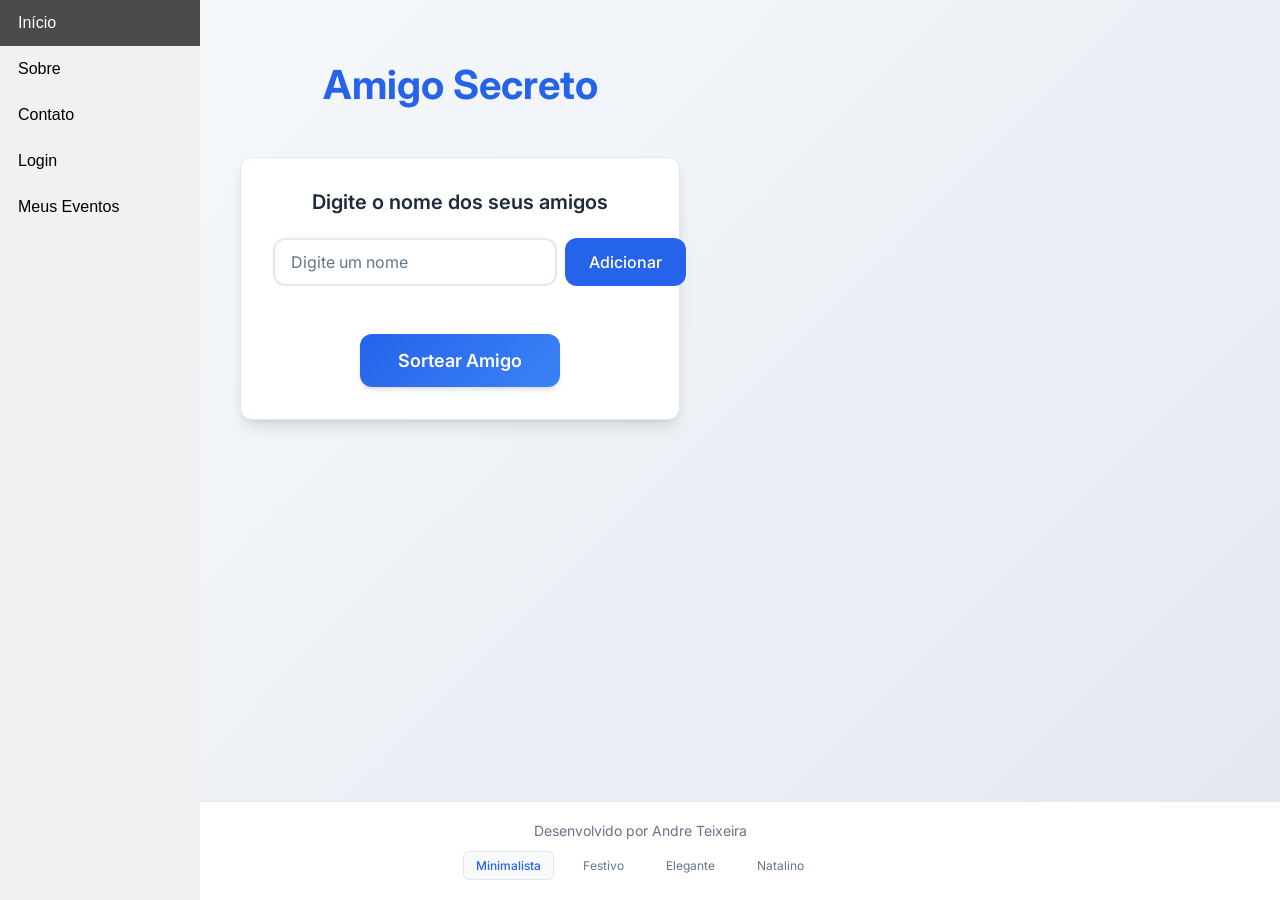
<file: frontend/index.html>
<!DOCTYPE html>
<html lang="pt-br">
<head>
    <meta charset="UTF-8">
    <meta name="viewport" content="width=device-width, initial-scale=1.0">
    <link rel="stylesheet" href="css/minimalista.css">
    <link rel="preconnect" href="https://fonts.googleapis.com">
    <link rel="preconnect" href="https://fonts.gstatic.com" crossorigin>
    <link href="https://fonts.googleapis.com/css2?family=Inter:wght@300;400;500;600;700&display=swap" rel="stylesheet">
    <title>Amigo Secreto - Minimalista</title>
</head>

<body>
   <header>
  <nav class="menu-lateral">
    <ul>
      <li><a href="index.html" class="active">Início</a></li>
      <li><a href="about.html">Sobre</a></li>
      <li><a href="form.html">Contato</a></li>
      <li><a href="login.html">Login</a></li>
      <li><a href="dashboard.html">Meus Eventos</a></li>
    </ul>
  </nav>
</header>


    <main class="main-content">
        <header class="header-banner">
            <h1 class="main-title">Amigo Secreto</h1>
        </header>
        
        <section class="input-section">
            <h2 class="section-title">Digite o nome dos seus amigos</h2>
            <div class="input-wrapper">
                <input type="text" id="amigo" class="input-name" placeholder="Digite um nome">
                <button class="button-add" onclick="adicionarAmigo()">Adicionar</button>
            </div>
           
            <ul id="listaAmigos" class="name-list" aria-labelledby="listaAmigos" role="list"></ul>
            <ul id="resultado" class="result-list" aria-live="polite"></ul>

            <div class="button-container">
                <button class="button-draw" onclick="sortearAmigo()" aria-label="Sortear amigo secreto">
                    Sortear Amigo
                </button>
            </div>
        </section>
    </main>

    <footer class="footer">
        <p>Desenvolvido por Andre Teixeira</p>
        <nav class="theme-nav">
            <a href="index.html" class="active">Minimalista</a>
            <a href="festivo.html">Festivo</a>
            <a href="elegante.html">Elegante</a>
            <a href="natalino.html">Natalino</a>
        </nav>
    </footer>

    <script src="js/app.js" defer></script>
</body>

</html>
</file>
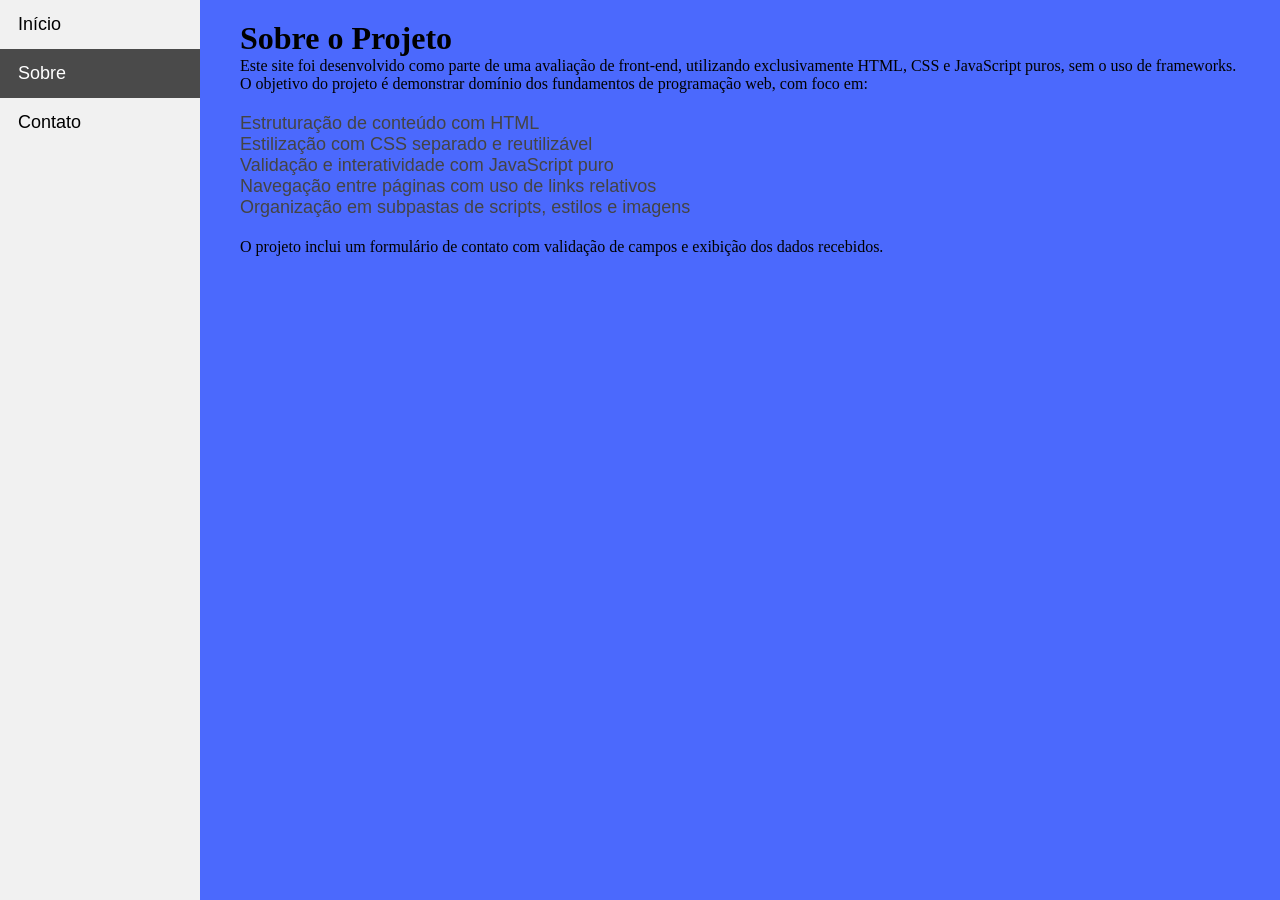
<file: frontend/about.html>
<!DOCTYPE html>
<html lang="pt-BR">
<head>
  <meta charset="UTF-8" />
  <meta name="viewport" content="width=device-width, initial-scale=1.0" />
  <title>Sobre o Site</title>
  <link rel="stylesheet" href="css/original.css" />
</head>
<body>
  <header>
  <nav class="menu-lateral">
    <ul>
      <li><a href="index.html">Início</a></li>
      <li><a href="about.html" class="active">Sobre</a></li>
      <li><a href="form.html">Contato</a></li>
    </ul>
  </nav>
</header>


  <main class="main-content">
    <h1>Sobre o Projeto</h1>
    <p>Este site foi desenvolvido como parte de uma avaliação de front-end, utilizando exclusivamente HTML, CSS e JavaScript puros, sem o uso de frameworks.</p>

    <p>O objetivo do projeto é demonstrar domínio dos fundamentos de programação web, com foco em:</p>
    <ul>
      <li>Estruturação de conteúdo com HTML</li>
      <li>Estilização com CSS separado e reutilizável</li>
      <li>Validação e interatividade com JavaScript puro</li>
      <li>Navegação entre páginas com uso de links relativos</li>
      <li>Organização em subpastas de scripts, estilos e imagens</li>
    </ul>

    <p>O projeto inclui um formulário de contato com validação de campos e exibição dos dados recebidos.</p>
  </main>
</body>
</html>
</file>
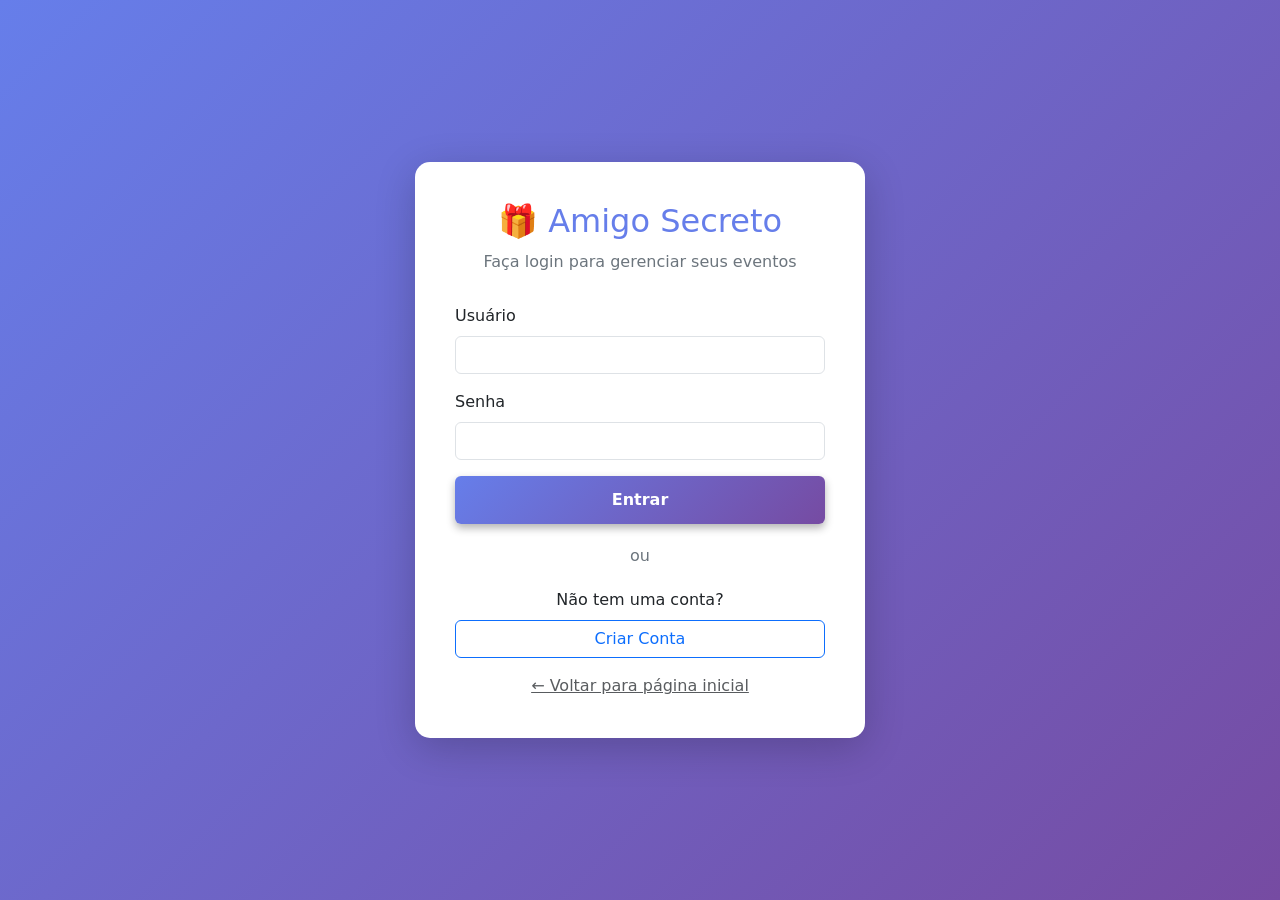
<file: frontend/dashboard.html>
<!DOCTYPE html>
<html lang="pt-BR">
<head>
    <meta charset="UTF-8">
    <meta name="viewport" content="width=device-width, initial-scale=1.0">
    <title>Dashboard - Amigo Secreto</title>
    <link href="https://cdn.jsdelivr.net/npm/bootstrap@5.3.0/dist/css/bootstrap.min.css" rel="stylesheet">
    <link rel="stylesheet" href="https://cdn.jsdelivr.net/npm/bootstrap-icons@1.11.0/font/bootstrap-icons.css">
    <link rel="stylesheet" href="css/original.css">
    <style>
        body {
            background-color: #f8f9fa;
        }
        .navbar {
            background: linear-gradient(135deg, #667eea 0%, #764ba2 100%);
            box-shadow: 0 2px 10px rgba(0,0,0,0.1);
        }
        .navbar-brand, .nav-link {
            color: white !important;
        }
        .main-container {
            padding: 30px 0;
        }
        .page-header {
            background: white;
            padding: 30px;
            border-radius: 15px;
            box-shadow: 0 2px 10px rgba(0,0,0,0.05);
            margin-bottom: 30px;
        }
        .page-header h1 {
            color: #667eea;
            margin-bottom: 10px;
        }
        .event-card {
            background: white;
            border-radius: 15px;
            padding: 25px;
            margin-bottom: 20px;
            box-shadow: 0 2px 10px rgba(0,0,0,0.05);
            transition: transform 0.2s, box-shadow 0.2s;
        }
        .event-card:hover {
            transform: translateY(-5px);
            box-shadow: 0 5px 20px rgba(0,0,0,0.1);
        }
        .event-card-header {
            display: flex;
            justify-content: space-between;
            align-items: start;
            margin-bottom: 15px;
        }
        .event-title {
            font-size: 1.5rem;
            font-weight: 600;
            color: #333;
            margin-bottom: 5px;
        }
        .event-date {
            color: #6c757d;
            font-size: 0.9rem;
        }
        .event-info {
            display: flex;
            gap: 20px;
            margin-top: 15px;
        }
        .event-info-item {
            display: flex;
            align-items: center;
            gap: 8px;
            color: #6c757d;
        }
        .event-actions {
            display: flex;
            gap: 10px;
            margin-top: 20px;
        }
        .btn-action {
            flex: 1;
        }
        .empty-state {
            text-align: center;
            padding: 60px 20px;
            background: white;
            border-radius: 15px;
            box-shadow: 0 2px 10px rgba(0,0,0,0.05);
        }
        .empty-state i {
            font-size: 4rem;
            color: #667eea;
            margin-bottom: 20px;
        }
        .empty-state h3 {
            color: #333;
            margin-bottom: 10px;
        }
        .empty-state p {
            color: #6c757d;
            margin-bottom: 30px;
        }
        .loading {
            text-align: center;
            padding: 40px;
        }
        .filter-buttons {
            display: flex;
            gap: 10px;
            margin-bottom: 20px;
            flex-wrap: wrap;
        }
    </style>
</head>
<body>
    <!-- Navbar -->
    <nav class="navbar navbar-expand-lg">
        <div class="container">
            <a class="navbar-brand" href="dashboard.html">
                <i class="bi bi-gift"></i> Amigo Secreto
            </a>
            <button class="navbar-toggler" type="button" data-bs-toggle="collapse" data-bs-target="#navbarNav">
                <span class="navbar-toggler-icon"></span>
            </button>
            <div class="collapse navbar-collapse" id="navbarNav">
                <ul class="navbar-nav ms-auto">
                    <li class="nav-item">
                        <a class="nav-link" href="dashboard.html">
                            <i class="bi bi-house"></i> Início
                        </a>
                    </li>
                    <li class="nav-item">
                        <span class="nav-link" id="userInfo"></span>
                    </li>
                    <li class="nav-item">
                        <a class="nav-link" href="#" id="logoutBtn">
                            <i class="bi bi-box-arrow-right"></i> Sair
                        </a>
                    </li>
                </ul>
            </div>
        </div>
    </nav>

    <!-- Main Container -->
    <div class="container main-container">
        <!-- Page Header -->
        <div class="page-header">
            <div class="d-flex justify-content-between align-items-center">
                <div>
                    <h1><i class="bi bi-calendar-event"></i> Meus Eventos</h1>
                    <p class="text-muted mb-0">Gerencie seus eventos de amigo secreto</p>
                </div>
                <button class="btn btn-primary btn-lg" onclick="window.location.href='event-create.html'">
                    <i class="bi bi-plus-circle"></i> Novo Evento
                </button>
            </div>
        </div>

        <!-- Filtros -->
        <div class="filter-buttons">
            <button class="btn btn-outline-primary active" data-filter="all">
                <i class="bi bi-list"></i> Todos
            </button>
            <button class="btn btn-outline-warning" data-filter="PENDING">
                <i class="bi bi-clock"></i> Pendentes
            </button>
            <button class="btn btn-outline-success" data-filter="DRAWN">
                <i class="bi bi-check-circle"></i> Sorteados
            </button>
            <button class="btn btn-outline-info" data-filter="COMPLETED">
                <i class="bi bi-trophy"></i> Concluídos
            </button>
            <button class="btn btn-outline-danger" data-filter="CANCELLED">
                <i class="bi bi-x-circle"></i> Cancelados
            </button>
        </div>

        <!-- Loading -->
        <div id="loadingContainer" class="loading">
            <div class="spinner-border text-primary" role="status">
                <span class="visually-hidden">Carregando...</span>
            </div>
            <p class="mt-3 text-muted">Carregando eventos...</p>
        </div>

        <!-- Events Container -->
        <div id="eventsContainer"></div>
    </div>

    <script src="js/config.js"></script>
    <script>
        // Verificar autenticação
        if (!AuthManager.isAuthenticated()) {
            window.location.href = 'login.html';
        }

        // Exibir informações do usuário
        const user = AuthManager.getUser();
        document.getElementById('userInfo').textContent = `👤 ${user.username}`;

        // Logout
        document.getElementById('logoutBtn').addEventListener('click', (e) => {
            e.preventDefault();
            if (confirm('Deseja realmente sair?')) {
                AuthManager.logout();
            }
        });

        let currentFilter = 'all';

        // Carregar eventos
        async function loadEvents(filter = 'all') {
            const loadingContainer = document.getElementById('loadingContainer');
            const eventsContainer = document.getElementById('eventsContainer');
            
            loadingContainer.style.display = 'block';
            eventsContainer.innerHTML = '';
            
            try {
                let events;
                if (filter === 'all') {
                    events = await ApiClient.get(API_CONFIG.ENDPOINTS.EVENTS.LIST);
                } else {
                    events = await ApiClient.get(API_CONFIG.ENDPOINTS.EVENTS.BY_STATUS(filter));
                }
                
                loadingContainer.style.display = 'none';
                
                if (events.length === 0) {
                    showEmptyState(filter);
                } else {
                    renderEvents(events);
                }
            } catch (error) {
                loadingContainer.style.display = 'none';
                eventsContainer.innerHTML = `
                    <div class="alert alert-danger">
                        <i class="bi bi-exclamation-triangle"></i>
                        Erro ao carregar eventos: ${error.message}
                    </div>
                `;
            }
        }

        function showEmptyState(filter) {
            const eventsContainer = document.getElementById('eventsContainer');
            const messages = {
                'all': 'Você ainda não criou nenhum evento',
                'PENDING': 'Nenhum evento pendente',
                'DRAWN': 'Nenhum evento sorteado',
                'COMPLETED': 'Nenhum evento concluído',
                'CANCELLED': 'Nenhum evento cancelado'
            };
            
            eventsContainer.innerHTML = `
                <div class="empty-state">
                    <i class="bi bi-inbox"></i>
                    <h3>${messages[filter]}</h3>
                    <p>Crie seu primeiro evento de amigo secreto!</p>
                    <button class="btn btn-primary btn-lg" onclick="window.location.href='event-create.html'">
                        <i class="bi bi-plus-circle"></i> Criar Evento
                    </button>
                </div>
            `;
        }

        function renderEvents(events) {
            const eventsContainer = document.getElementById('eventsContainer');
            
            eventsContainer.innerHTML = events.map(event => `
                <div class="event-card">
                    <div class="event-card-header">
                        <div>
                            <div class="event-title">${event.name}</div>
                            <div class="event-date">
                                <i class="bi bi-calendar3"></i> ${Utils.formatDate(event.eventDate)}
                            </div>
                        </div>
                        <div>
                            ${Utils.getStatusBadge(event.status)}
                        </div>
                    </div>
                    
                    ${event.description ? `<p class="text-muted">${event.description}</p>` : ''}
                    
                    <div class="event-info">
                        <div class="event-info-item">
                            <i class="bi bi-people"></i>
                            <span>${event.participantCount} participante${event.participantCount !== 1 ? 's' : ''}</span>
                        </div>
                        <div class="event-info-item">
                            <i class="bi bi-clock-history"></i>
                            <span>Criado em ${Utils.formatDate(event.createdAt)}</span>
                        </div>
                    </div>
                    
                    <div class="event-actions">
                        <button class="btn btn-primary btn-action" onclick="viewEvent(${event.id})">
                            <i class="bi bi-eye"></i> Ver Detalhes
                        </button>
                        <button class="btn btn-outline-danger btn-action" onclick="deleteEvent(${event.id}, '${event.name}')">
                            <i class="bi bi-trash"></i> Excluir
                        </button>
                    </div>
                </div>
            `).join('');
        }

        function viewEvent(eventId) {
            window.location.href = `event-detail.html?id=${eventId}`;
        }

        async function deleteEvent(eventId, eventName) {
            if (!confirm(`Deseja realmente excluir o evento "${eventName}"?`)) {
                return;
            }
            
            try {
                await ApiClient.delete(API_CONFIG.ENDPOINTS.EVENTS.DELETE(eventId));
                alert('Evento excluído com sucesso!');
                loadEvents(currentFilter);
            } catch (error) {
                alert(`Erro ao excluir evento: ${error.message}`);
            }
        }

        // Filtros
        document.querySelectorAll('[data-filter]').forEach(button => {
            button.addEventListener('click', () => {
                // Remover classe active de todos
                document.querySelectorAll('[data-filter]').forEach(btn => {
                    btn.classList.remove('active');
                });
                
                // Adicionar classe active no botão clicado
                button.classList.add('active');
                
                // Carregar eventos com filtro
                currentFilter = button.dataset.filter;
                loadEvents(currentFilter);
            });
        });

        // Carregar eventos ao iniciar
        loadEvents();
    </script>
    <script src="https://cdn.jsdelivr.net/npm/bootstrap@5.3.0/dist/js/bootstrap.bundle.min.js"></script>
</body>
</html>
</file>
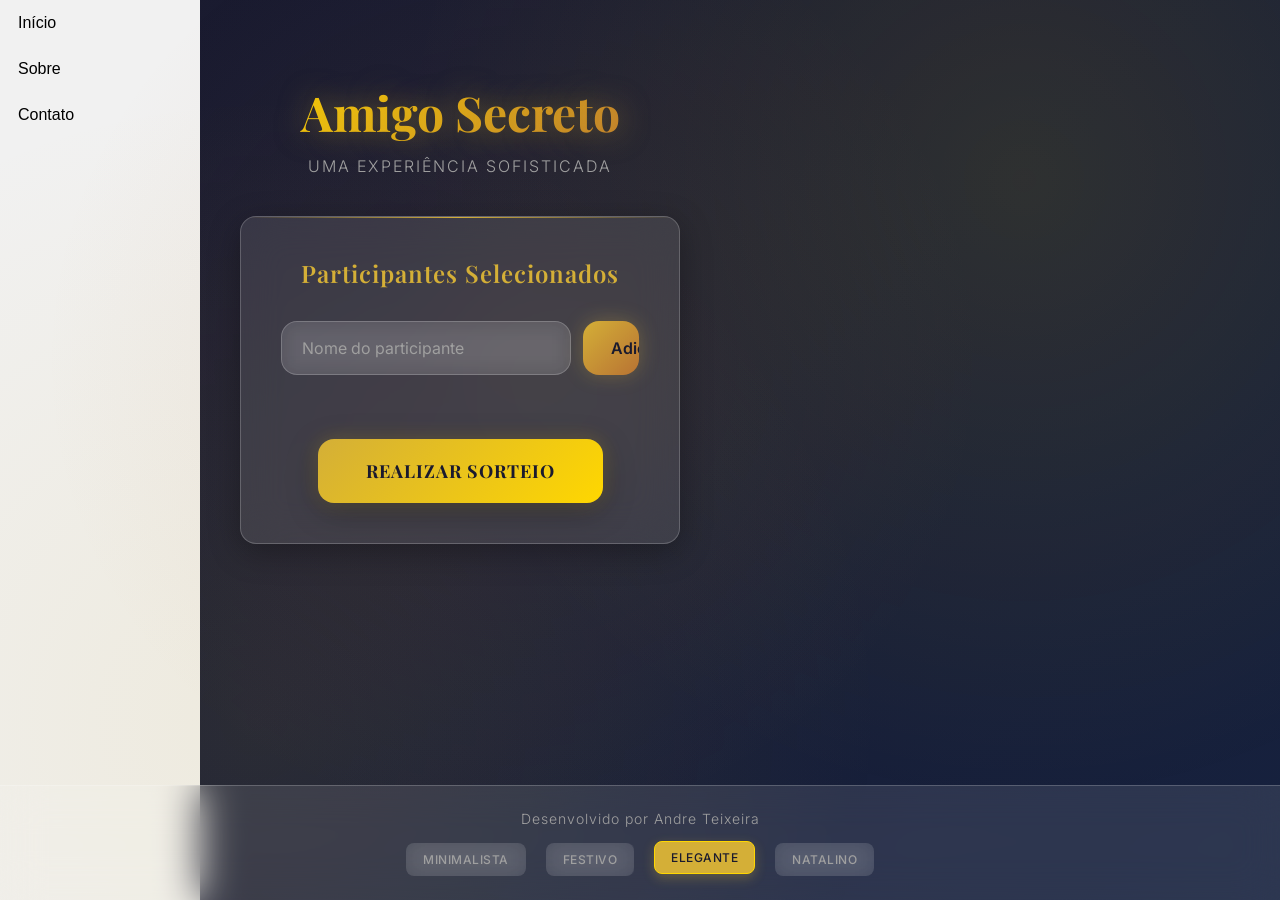
<file: frontend/elegante.html>
<!DOCTYPE html>
<html lang="pt-br">
<head>
    <meta charset="UTF-8">
    <meta name="viewport" content="width=device-width, initial-scale=1.0">
    <link rel="stylesheet" href="css/elegante.css">
    <link rel="preconnect" href="https://fonts.googleapis.com">
    <link rel="preconnect" href="https://fonts.gstatic.com" crossorigin>
    <link href="https://fonts.googleapis.com/css2?family=Playfair+Display:wght@400;500;600;700&family=Inter:wght@300;400;500&display=swap" rel="stylesheet">
    <title>Amigo Secreto - Elegante</title>
</head>

<body>
 <header>
  <nav class="menu-lateral">
    <ul>
      <li><a href="index.html">Início</a></li>
      <li><a href="about.html">Sobre</a></li>
      <li><a href="form.html">Contato</a></li>
    </ul>
  </nav>
</header>


    <div class="background-pattern"></div>
    <main class="main-content">
        <header class="header-banner">
            <h1 class="main-title">Amigo Secreto</h1>
            <p class="subtitle">Uma experiência sofisticada</p>
        </header>
        
        <section class="input-section">
            <h2 class="section-title">Participantes Selecionados</h2>
            <div class="input-wrapper">
                <input type="text" id="amigo" class="input-name" placeholder="Nome do participante">
                <button class="button-add" onclick="adicionarAmigo()">Adicionar</button>
            </div>
           
            <ul id="listaAmigos" class="name-list" aria-labelledby="listaAmigos" role="list"></ul>
            <ul id="resultado" class="result-list" aria-live="polite"></ul>

            <div class="button-container">
                <button class="button-draw" onclick="sortearAmigo()" aria-label="Sortear amigo secreto">
                    <span class="button-text">Realizar Sorteio</span>
                </button>
            </div>
        </section>
    </main>

    <footer class="footer">
        <p>Desenvolvido por Andre Teixeira</p>
        <nav class="theme-nav">
            <a href="index.html">Minimalista</a>
            <a href="festivo.html">Festivo</a>
            <a href="elegante.html" class="active">Elegante</a>
            <a href="natalino.html">Natalino</a>
        </nav>
    </footer>

    <script src="js/app.js" defer></script>
</body>
</html>
</file>
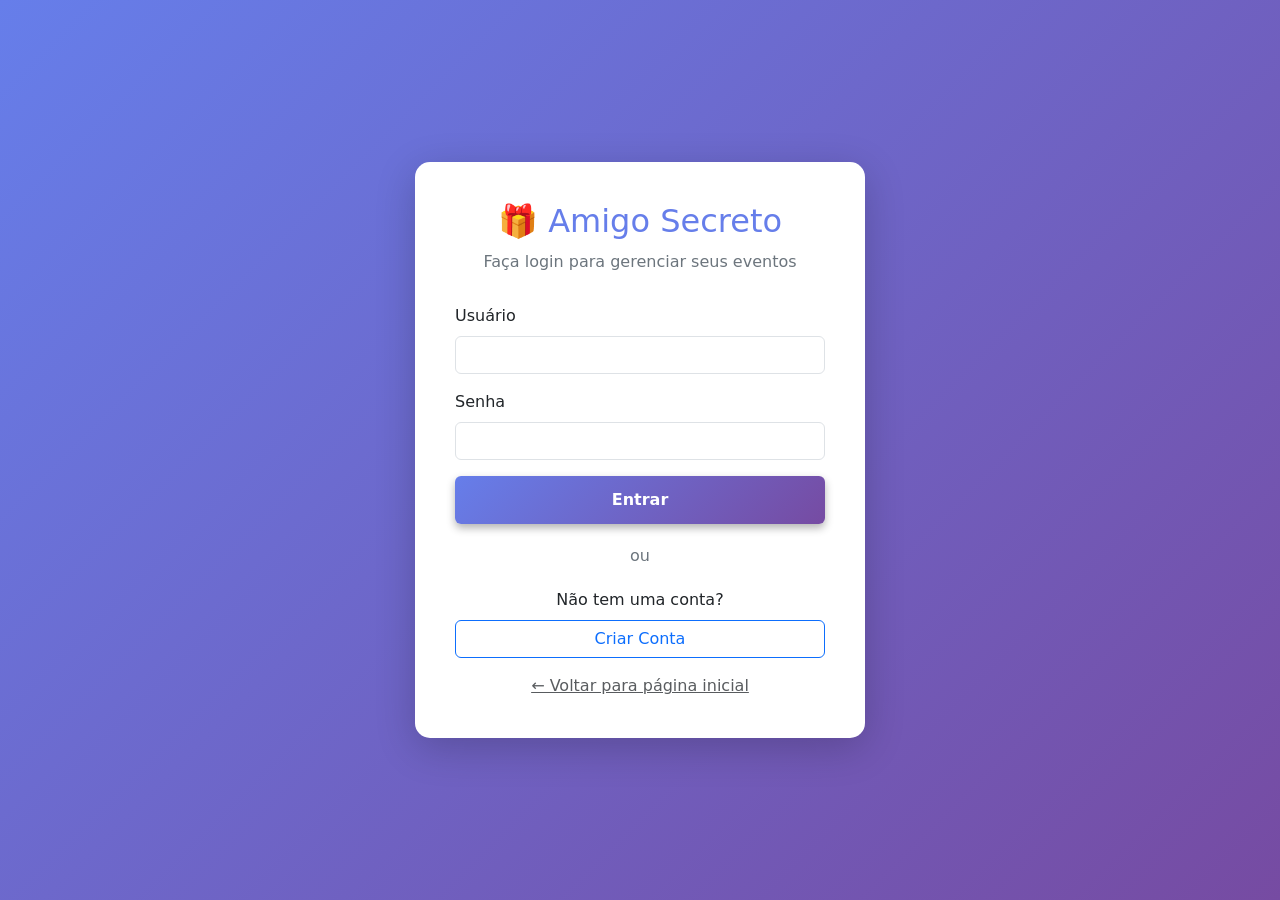
<file: frontend/event-create.html>
<!DOCTYPE html>
<html lang="pt-BR">
<head>
    <meta charset="UTF-8">
    <meta name="viewport" content="width=device-width, initial-scale=1.0">
    <title>Criar Evento - Amigo Secreto</title>
    <link href="https://cdn.jsdelivr.net/npm/bootstrap@5.3.0/dist/css/bootstrap.min.css" rel="stylesheet">
    <link rel="stylesheet" href="https://cdn.jsdelivr.net/npm/bootstrap-icons@1.11.0/font/bootstrap-icons.css">
    <link rel="stylesheet" href="css/original.css">
    <style>
        body {
            background-color: #f8f9fa;
        }
        .navbar {
            background: linear-gradient(135deg, #667eea 0%, #764ba2 100%);
            box-shadow: 0 2px 10px rgba(0,0,0,0.1);
        }
        .navbar-brand, .nav-link {
            color: white !important;
        }
        .main-container {
            padding: 30px 0;
        }
        .form-container {
            background: white;
            border-radius: 15px;
            padding: 40px;
            box-shadow: 0 2px 10px rgba(0,0,0,0.05);
            max-width: 600px;
            margin: 0 auto;
        }
        .form-header {
            text-align: center;
            margin-bottom: 30px;
        }
        .form-header h1 {
            color: #667eea;
            margin-bottom: 10px;
        }
        .form-header p {
            color: #6c757d;
        }
        .btn-primary {
            background: linear-gradient(135deg, #667eea 0%, #764ba2 100%);
            border: none;
        }
    </style>
</head>
<body>
    <!-- Navbar -->
    <nav class="navbar navbar-expand-lg">
        <div class="container">
            <a class="navbar-brand" href="dashboard.html">
                <i class="bi bi-gift"></i> Amigo Secreto
            </a>
            <button class="navbar-toggler" type="button" data-bs-toggle="collapse" data-bs-target="#navbarNav">
                <span class="navbar-toggler-icon"></span>
            </button>
            <div class="collapse navbar-collapse" id="navbarNav">
                <ul class="navbar-nav ms-auto">
                    <li class="nav-item">
                        <a class="nav-link" href="dashboard.html">
                            <i class="bi bi-house"></i> Início
                        </a>
                    </li>
                    <li class="nav-item">
                        <span class="nav-link" id="userInfo"></span>
                    </li>
                    <li class="nav-item">
                        <a class="nav-link" href="#" id="logoutBtn">
                            <i class="bi bi-box-arrow-right"></i> Sair
                        </a>
                    </li>
                </ul>
            </div>
        </div>
    </nav>

    <!-- Main Container -->
    <div class="container main-container">
        <div class="form-container">
            <div class="form-header">
                <h1><i class="bi bi-plus-circle"></i> Criar Novo Evento</h1>
                <p>Preencha as informações do seu evento de amigo secreto</p>
            </div>

            <div id="alertContainer"></div>

            <form id="eventForm">
                <div class="mb-3">
                    <label for="name" class="form-label">Nome do Evento *</label>
                    <input type="text" class="form-control" id="name" name="name" required>
                    <div class="form-text">Ex: Amigo Secreto da Família 2024</div>
                </div>

                <div class="mb-3">
                    <label for="description" class="form-label">Descrição</label>
                    <textarea class="form-control" id="description" name="description" rows="3"></textarea>
                    <div class="form-text">Opcional: adicione detalhes como valor limite, local, etc.</div>
                </div>

                <div class="mb-3">
                    <label for="eventDate" class="form-label">Data do Evento *</label>
                    <input type="date" class="form-control" id="eventDate" name="eventDate" required>
                    <div class="form-text">Data em que o evento acontecerá</div>
                </div>

                <div class="d-grid gap-2">
                    <button type="submit" class="btn btn-primary btn-lg" id="submitBtn">
                        <i class="bi bi-check-circle"></i> Criar Evento
                    </button>
                    <a href="dashboard.html" class="btn btn-outline-secondary">
                        <i class="bi bi-x-circle"></i> Cancelar
                    </a>
                </div>
            </form>
        </div>
    </div>

    <script src="js/config.js"></script>
    <script>
        // Verificar autenticação
        if (!AuthManager.isAuthenticated()) {
            window.location.href = 'login.html';
        }

        // Exibir informações do usuário
        const user = AuthManager.getUser();
        document.getElementById('userInfo').textContent = `👤 ${user.username}`;

        // Logout
        document.getElementById('logoutBtn').addEventListener('click', (e) => {
            e.preventDefault();
            if (confirm('Deseja realmente sair?')) {
                AuthManager.logout();
            }
        });

        // Definir data mínima como hoje
        const today = new Date().toISOString().split('T')[0];
        document.getElementById('eventDate').setAttribute('min', today);

        const eventForm = document.getElementById('eventForm');
        const submitBtn = document.getElementById('submitBtn');
        const alertContainer = document.getElementById('alertContainer');

        function showAlert(message, type = 'danger') {
            alertContainer.innerHTML = `
                <div class="alert alert-${type} alert-dismissible fade show" role="alert">
                    ${message}
                    <button type="button" class="btn-close" data-bs-dismiss="alert"></button>
                </div>
            `;
        }

        eventForm.addEventListener('submit', async (e) => {
            e.preventDefault();
            
            const name = document.getElementById('name').value;
            const description = document.getElementById('description').value;
            const eventDate = document.getElementById('eventDate').value;
            
            // Desabilitar botão
            submitBtn.disabled = true;
            submitBtn.innerHTML = '<span class="spinner-border spinner-border-sm me-2"></span>Criando...';
            
            try {
                const event = await ApiClient.post(API_CONFIG.ENDPOINTS.EVENTS.CREATE, {
                    name,
                    description: description || null,
                    eventDate
                });
                
                showAlert('Evento criado com sucesso! Redirecionando...', 'success');
                
                setTimeout(() => {
                    window.location.href = `event-detail.html?id=${event.id}`;
                }, 1500);
                
            } catch (error) {
                showAlert(error.message || 'Erro ao criar evento. Tente novamente.');
                submitBtn.disabled = false;
                submitBtn.innerHTML = '<i class="bi bi-check-circle"></i> Criar Evento';
            }
        });
    </script>
    <script src="https://cdn.jsdelivr.net/npm/bootstrap@5.3.0/dist/js/bootstrap.bundle.min.js"></script>
</body>
</html>
</file>
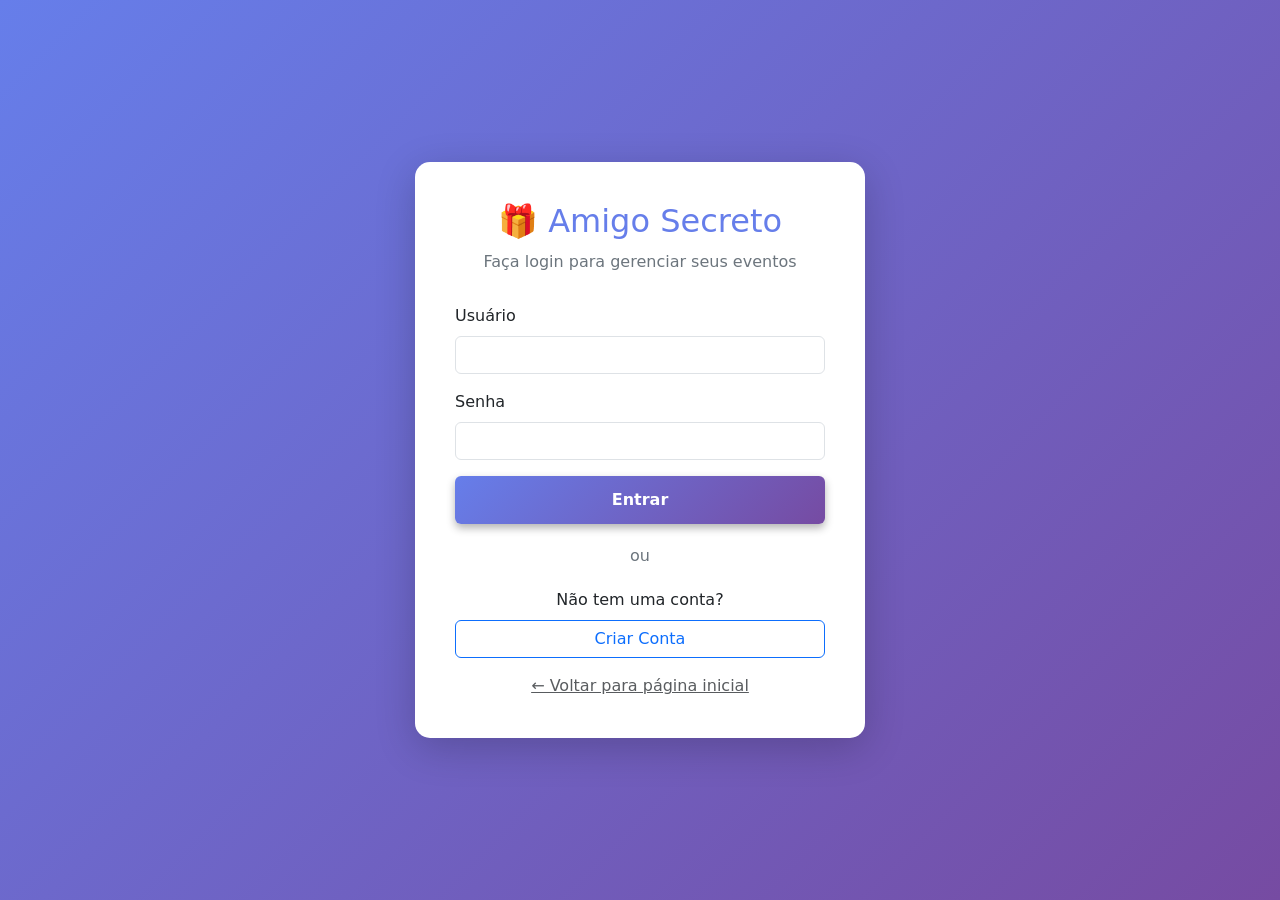
<file: frontend/event-detail.html>
<!DOCTYPE html>
<html lang="pt-BR">
<head>
    <meta charset="UTF-8">
    <meta name="viewport" content="width=device-width, initial-scale=1.0">
    <title>Detalhes do Evento - Amigo Secreto</title>
    <link href="https://cdn.jsdelivr.net/npm/bootstrap@5.3.0/dist/css/bootstrap.min.css" rel="stylesheet">
    <link rel="stylesheet" href="https://cdn.jsdelivr.net/npm/bootstrap-icons@1.11.0/font/bootstrap-icons.css">
    <link rel="stylesheet" href="css/original.css">
    <style>
        body {
            background-color: #f8f9fa;
        }
        .navbar {
            background: linear-gradient(135deg, #667eea 0%, #764ba2 100%);
            box-shadow: 0 2px 10px rgba(0,0,0,0.1);
        }
        .navbar-brand, .nav-link {
            color: white !important;
        }
        .main-container {
            padding: 30px 0;
        }
        .event-header {
            background: white;
            border-radius: 15px;
            padding: 30px;
            margin-bottom: 30px;
            box-shadow: 0 2px 10px rgba(0,0,0,0.05);
        }
        .event-title {
            color: #667eea;
            font-size: 2rem;
            margin-bottom: 10px;
        }
        .event-meta {
            display: flex;
            gap: 30px;
            margin-top: 20px;
            flex-wrap: wrap;
        }
        .event-meta-item {
            display: flex;
            align-items: center;
            gap: 10px;
            color: #6c757d;
        }
        .section-card {
            background: white;
            border-radius: 15px;
            padding: 30px;
            margin-bottom: 30px;
            box-shadow: 0 2px 10px rgba(0,0,0,0.05);
        }
        .section-title {
            font-size: 1.5rem;
            color: #333;
            margin-bottom: 20px;
            display: flex;
            align-items: center;
            gap: 10px;
        }
        .participant-item {
            background: #f8f9fa;
            border-radius: 10px;
            padding: 15px;
            margin-bottom: 10px;
            display: flex;
            justify-content: space-between;
            align-items: center;
            transition: transform 0.2s;
        }
        .participant-item:hover {
            transform: translateX(5px);
            background: #e9ecef;
        }
        .participant-info {
            display: flex;
            align-items: center;
            gap: 15px;
        }
        .participant-avatar {
            width: 40px;
            height: 40px;
            border-radius: 50%;
            background: linear-gradient(135deg, #667eea 0%, #764ba2 100%);
            display: flex;
            align-items: center;
            justify-content: center;
            color: white;
            font-weight: bold;
        }
        .draw-result {
            background: linear-gradient(135deg, #667eea 0%, #764ba2 100%);
            color: white;
            border-radius: 15px;
            padding: 30px;
            text-align: center;
            margin-bottom: 20px;
        }
        .draw-result h3 {
            margin-bottom: 20px;
        }
        .draw-pair {
            background: rgba(255,255,255,0.2);
            border-radius: 10px;
            padding: 20px;
            margin-bottom: 15px;
            display: flex;
            align-items: center;
            justify-content: center;
            gap: 20px;
        }
        .draw-person {
            background: white;
            color: #667eea;
            padding: 15px 25px;
            border-radius: 10px;
            font-weight: 600;
        }
        .draw-arrow {
            font-size: 2rem;
        }
        .empty-participants {
            text-align: center;
            padding: 40px;
            color: #6c757d;
        }
        .empty-participants i {
            font-size: 3rem;
            margin-bottom: 15px;
        }
        .alert-info-custom {
            background: #e7f3ff;
            border-left: 4px solid #667eea;
            border-radius: 10px;
            padding: 15px;
            margin-bottom: 20px;
        }
        .btn-action-group {
            display: flex;
            gap: 10px;
            flex-wrap: wrap;
        }
        .modal-header {
            background: linear-gradient(135deg, #667eea 0%, #764ba2 100%);
            color: white;
        }
    </style>
</head>
<body>
    <!-- Navbar -->
    <nav class="navbar navbar-expand-lg">
        <div class="container">
            <a class="navbar-brand" href="dashboard.html">
                <i class="bi bi-gift"></i> Amigo Secreto
            </a>
            <button class="navbar-toggler" type="button" data-bs-toggle="collapse" data-bs-target="#navbarNav">
                <span class="navbar-toggler-icon"></span>
            </button>
            <div class="collapse navbar-collapse" id="navbarNav">
                <ul class="navbar-nav ms-auto">
                    <li class="nav-item">
                        <a class="nav-link" href="dashboard.html">
                            <i class="bi bi-house"></i> Início
                        </a>
                    </li>
                    <li class="nav-item">
                        <span class="nav-link" id="userInfo"></span>
                    </li>
                    <li class="nav-item">
                        <a class="nav-link" href="#" id="logoutBtn">
                            <i class="bi bi-box-arrow-right"></i> Sair
                        </a>
                    </li>
                </ul>
            </div>
        </div>
    </nav>

    <!-- Main Container -->
    <div class="container main-container">
        <!-- Loading -->
        <div id="loadingContainer" class="text-center" style="padding: 60px;">
            <div class="spinner-border text-primary" role="status">
                <span class="visually-hidden">Carregando...</span>
            </div>
            <p class="mt-3 text-muted">Carregando evento...</p>
        </div>

        <!-- Event Content -->
        <div id="eventContent" style="display: none;">
            <!-- Event Header -->
            <div class="event-header">
                <div class="d-flex justify-content-between align-items-start">
                    <div>
                        <h1 class="event-title" id="eventName"></h1>
                        <p class="text-muted mb-0" id="eventDescription"></p>
                    </div>
                    <div id="eventStatus"></div>
                </div>
                <div class="event-meta">
                    <div class="event-meta-item">
                        <i class="bi bi-calendar3"></i>
                        <span id="eventDate"></span>
                    </div>
                    <div class="event-meta-item">
                        <i class="bi bi-people"></i>
                        <span id="participantCount"></span>
                    </div>
                    <div class="event-meta-item">
                        <i class="bi bi-clock-history"></i>
                        <span id="createdAt"></span>
                    </div>
                </div>
                <div class="btn-action-group mt-4">
                    <button class="btn btn-outline-primary" onclick="editEvent()">
                        <i class="bi bi-pencil"></i> Editar
                    </button>
                    <button class="btn btn-outline-danger" onclick="deleteEvent()">
                        <i class="bi bi-trash"></i> Excluir
                    </button>
                    <a href="dashboard.html" class="btn btn-outline-secondary">
                        <i class="bi bi-arrow-left"></i> Voltar
                    </a>
                </div>
            </div>

            <!-- Participants Section -->
            <div class="section-card">
                <div class="d-flex justify-content-between align-items-center mb-3">
                    <h2 class="section-title mb-0">
                        <i class="bi bi-people-fill"></i> Participantes
                    </h2>
                    <button class="btn btn-primary" data-bs-toggle="modal" data-bs-target="#addParticipantModal" id="addParticipantBtn">
                        <i class="bi bi-person-plus"></i> Adicionar
                    </button>
                </div>

                <div id="participantsAlert"></div>
                <div id="participantsList"></div>
            </div>

            <!-- Draw Section -->
            <div class="section-card" id="drawSection">
                <h2 class="section-title">
                    <i class="bi bi-shuffle"></i> Sorteio
                </h2>

                <div id="drawAlert"></div>
                <div id="drawContent"></div>
            </div>
        </div>
    </div>

    <!-- Add Participant Modal -->
    <div class="modal fade" id="addParticipantModal" tabindex="-1">
        <div class="modal-dialog">
            <div class="modal-content">
                <div class="modal-header">
                    <h5 class="modal-title">
                        <i class="bi bi-person-plus"></i> Adicionar Participante
                    </h5>
                    <button type="button" class="btn-close btn-close-white" data-bs-dismiss="modal"></button>
                </div>
                <div class="modal-body">
                    <form id="addParticipantForm">
                        <div class="mb-3">
                            <label for="participantName" class="form-label">Nome *</label>
                            <input type="text" class="form-control" id="participantName" required>
                        </div>
                        <div class="mb-3">
                            <label for="participantEmail" class="form-label">E-mail *</label>
                            <input type="email" class="form-control" id="participantEmail" required>
                            <div class="form-text">O e-mail deve ser único para este evento</div>
                        </div>
                    </form>
                </div>
                <div class="modal-footer">
                    <button type="button" class="btn btn-secondary" data-bs-dismiss="modal">Cancelar</button>
                    <button type="button" class="btn btn-primary" onclick="addParticipant()">
                        <i class="bi bi-check-circle"></i> Adicionar
                    </button>
                </div>
            </div>
        </div>
    </div>

    <!-- Edit Event Modal -->
    <div class="modal fade" id="editEventModal" tabindex="-1">
        <div class="modal-dialog">
            <div class="modal-content">
                <div class="modal-header">
                    <h5 class="modal-title">
                        <i class="bi bi-pencil"></i> Editar Evento
                    </h5>
                    <button type="button" class="btn-close btn-close-white" data-bs-dismiss="modal"></button>
                </div>
                <div class="modal-body">
                    <form id="editEventForm">
                        <div class="mb-3">
                            <label for="editEventName" class="form-label">Nome *</label>
                            <input type="text" class="form-control" id="editEventName" required>
                        </div>
                        <div class="mb-3">
                            <label for="editEventDescription" class="form-label">Descrição</label>
                            <textarea class="form-control" id="editEventDescription" rows="3"></textarea>
                        </div>
                        <div class="mb-3">
                            <label for="editEventDate" class="form-label">Data *</label>
                            <input type="date" class="form-control" id="editEventDate" required>
                        </div>
                    </form>
                </div>
                <div class="modal-footer">
                    <button type="button" class="btn btn-secondary" data-bs-dismiss="modal">Cancelar</button>
                    <button type="button" class="btn btn-primary" onclick="saveEventChanges()">
                        <i class="bi bi-check-circle"></i> Salvar
                    </button>
                </div>
            </div>
        </div>
    </div>

    <script src="js/config.js"></script>
    <script>
        // Verificar autenticação
        if (!AuthManager.isAuthenticated()) {
            window.location.href = 'login.html';
        }

        // Exibir informações do usuário
        const user = AuthManager.getUser();
        document.getElementById('userInfo').textContent = `👤 ${user.username}`;

        // Logout
        document.getElementById('logoutBtn').addEventListener('click', (e) => {
            e.preventDefault();
            if (confirm('Deseja realmente sair?')) {
                AuthManager.logout();
            }
        });

        // Obter ID do evento da URL
        const urlParams = new URLSearchParams(window.location.search);
        const eventId = urlParams.get('id');

        if (!eventId) {
            alert('ID do evento não fornecido');
            window.location.href = 'dashboard.html';
        }

        let currentEvent = null;
        let participants = [];
        let drawResults = [];

        // Carregar dados do evento
        async function loadEventData() {
            try {
                // Carregar evento
                currentEvent = await ApiClient.get(API_CONFIG.ENDPOINTS.EVENTS.GET(eventId));
                
                // Carregar participantes
                participants = await ApiClient.get(API_CONFIG.ENDPOINTS.PARTICIPANTS.LIST(eventId));
                
                // Se já foi sorteado, carregar resultados
                if (currentEvent.status === 'DRAWN' || currentEvent.status === 'COMPLETED') {
                    drawResults = await ApiClient.get(API_CONFIG.ENDPOINTS.DRAW.LIST(eventId));
                }
                
                renderEvent();
                renderParticipants();
                renderDrawSection();
                
                document.getElementById('loadingContainer').style.display = 'none';
                document.getElementById('eventContent').style.display = 'block';
                
            } catch (error) {
                document.getElementById('loadingContainer').innerHTML = `
                    <div class="alert alert-danger">
                        <i class="bi bi-exclamation-triangle"></i>
                        Erro ao carregar evento: ${error.message}
                        <br><br>
                        <a href="dashboard.html" class="btn btn-primary">Voltar ao Dashboard</a>
                    </div>
                `;
            }
        }

        function renderEvent() {
            document.getElementById('eventName').textContent = currentEvent.name;
            document.getElementById('eventDescription').textContent = currentEvent.description || 'Sem descrição';
            document.getElementById('eventStatus').innerHTML = Utils.getStatusBadge(currentEvent.status);
            document.getElementById('eventDate').textContent = Utils.formatDate(currentEvent.eventDate);
            document.getElementById('participantCount').textContent = `${currentEvent.participantCount} participante${currentEvent.participantCount !== 1 ? 's' : ''}`;
            document.getElementById('createdAt').textContent = `Criado em ${Utils.formatDate(currentEvent.createdAt)}`;
        }

        function renderParticipants() {
            const participantsList = document.getElementById('participantsList');
            const participantsAlert = document.getElementById('participantsAlert');
            const addParticipantBtn = document.getElementById('addParticipantBtn');
            
            // Verificar se pode adicionar participantes
            const canAddParticipants = currentEvent.status === 'PENDING';
            addParticipantBtn.disabled = !canAddParticipants;
            
            if (!canAddParticipants) {
                participantsAlert.innerHTML = `
                    <div class="alert-info-custom">
                        <i class="bi bi-info-circle"></i>
                        Não é possível adicionar ou remover participantes após o sorteio.
                    </div>
                `;
            } else {
                participantsAlert.innerHTML = '';
            }
            
            if (participants.length === 0) {
                participantsList.innerHTML = `
                    <div class="empty-participants">
                        <i class="bi bi-person-x"></i>
                        <p>Nenhum participante adicionado ainda</p>
                        <p class="small text-muted">Adicione pelo menos 3 participantes para realizar o sorteio</p>
                    </div>
                `;
                return;
            }
            
            participantsList.innerHTML = participants.map(p => `
                <div class="participant-item">
                    <div class="participant-info">
                        <div class="participant-avatar">
                            ${p.name.charAt(0).toUpperCase()}
                        </div>
                        <div>
                            <div><strong>${p.name}</strong></div>
                            <div class="small text-muted">${p.email}</div>
                        </div>
                    </div>
                    ${canAddParticipants ? `
                        <button class="btn btn-sm btn-outline-danger" onclick="removeParticipant(${p.id}, '${p.name}')">
                            <i class="bi bi-trash"></i>
                        </button>
                    ` : ''}
                </div>
            `).join('');
        }

        function renderDrawSection() {
            const drawAlert = document.getElementById('drawAlert');
            const drawContent = document.getElementById('drawContent');
            
            if (currentEvent.status === 'PENDING') {
                // Não sorteado ainda
                const canDraw = participants.length >= 3;
                
                drawAlert.innerHTML = canDraw ? `
                    <div class="alert-info-custom">
                        <i class="bi bi-info-circle"></i>
                        Você tem ${participants.length} participantes. Pronto para sortear!
                    </div>
                ` : `
                    <div class="alert alert-warning">
                        <i class="bi bi-exclamation-triangle"></i>
                        São necessários pelo menos 3 participantes para realizar o sorteio.
                        Atualmente você tem ${participants.length}.
                    </div>
                `;
                
                drawContent.innerHTML = `
                    <div class="text-center">
                        <button class="btn btn-primary btn-lg" onclick="performDraw()" ${!canDraw ? 'disabled' : ''}>
                            <i class="bi bi-shuffle"></i> Realizar Sorteio
                        </button>
                    </div>
                `;
                
            } else if (currentEvent.status === 'DRAWN' || currentEvent.status === 'COMPLETED') {
                // Já sorteado
                drawAlert.innerHTML = `
                    <div class="alert alert-success">
                        <i class="bi bi-check-circle"></i>
                        Sorteio realizado com sucesso!
                    </div>
                `;
                
                drawContent.innerHTML = `
                    <div class="draw-result">
                        <h3><i class="bi bi-gift"></i> Resultado do Sorteio</h3>
                        ${drawResults.map(draw => `
                            <div class="draw-pair">
                                <div class="draw-person">${draw.giverName}</div>
                                <div class="draw-arrow">→</div>
                                <div class="draw-person">${draw.receiverName}</div>
                            </div>
                        `).join('')}
                    </div>
                    <div class="text-center mt-3">
                        <button class="btn btn-outline-danger" onclick="redoDraw()">
                            <i class="bi bi-arrow-clockwise"></i> Refazer Sorteio
                        </button>
                    </div>
                `;
            }
        }

        async function addParticipant() {
            const name = document.getElementById('participantName').value;
            const email = document.getElementById('participantEmail').value;
            
            if (!name || !email) {
                alert('Preencha todos os campos');
                return;
            }
            
            try {
                await ApiClient.post(API_CONFIG.ENDPOINTS.PARTICIPANTS.CREATE(eventId), {
                    name,
                    email
                });
                
                // Fechar modal
                const modal = bootstrap.Modal.getInstance(document.getElementById('addParticipantModal'));
                modal.hide();
                
                // Limpar formulário
                document.getElementById('addParticipantForm').reset();
                
                // Recarregar dados
                await loadEventData();
                
                alert('Participante adicionado com sucesso!');
                
            } catch (error) {
                alert(`Erro ao adicionar participante: ${error.message}`);
            }
        }

        async function removeParticipant(participantId, participantName) {
            if (!confirm(`Deseja realmente remover ${participantName}?`)) {
                return;
            }
            
            try {
                await ApiClient.delete(API_CONFIG.ENDPOINTS.PARTICIPANTS.DELETE(eventId, participantId));
                await loadEventData();
                alert('Participante removido com sucesso!');
            } catch (error) {
                alert(`Erro ao remover participante: ${error.message}`);
            }
        }

        async function performDraw() {
            if (!confirm('Deseja realizar o sorteio? Esta ação não poderá ser desfeita facilmente.')) {
                return;
            }
            
            try {
                drawResults = await ApiClient.post(API_CONFIG.ENDPOINTS.DRAW.PERFORM(eventId));
                await loadEventData();
                alert('Sorteio realizado com sucesso!');
            } catch (error) {
                alert(`Erro ao realizar sorteio: ${error.message}`);
            }
        }

        async function redoDraw() {
            if (!confirm('Deseja refazer o sorteio? O resultado atual será perdido.')) {
                return;
            }
            
            try {
                await ApiClient.delete(API_CONFIG.ENDPOINTS.DRAW.DELETE(eventId));
                await loadEventData();
                alert('Sorteio desfeito. Você pode sortear novamente.');
            } catch (error) {
                alert(`Erro ao desfazer sorteio: ${error.message}`);
            }
        }

        function editEvent() {
            // Preencher formulário de edição
            document.getElementById('editEventName').value = currentEvent.name;
            document.getElementById('editEventDescription').value = currentEvent.description || '';
            document.getElementById('editEventDate').value = currentEvent.eventDate;
            
            // Abrir modal
            const modal = new bootstrap.Modal(document.getElementById('editEventModal'));
            modal.show();
        }

        async function saveEventChanges() {
            const name = document.getElementById('editEventName').value;
            const description = document.getElementById('editEventDescription').value;
            const eventDate = document.getElementById('editEventDate').value;
            
            if (!name || !eventDate) {
                alert('Preencha todos os campos obrigatórios');
                return;
            }
            
            try {
                await ApiClient.put(API_CONFIG.ENDPOINTS.EVENTS.UPDATE(eventId), {
                    name,
                    description: description || null,
                    eventDate
                });
                
                // Fechar modal
                const modal = bootstrap.Modal.getInstance(document.getElementById('editEventModal'));
                modal.hide();
                
                // Recarregar dados
                await loadEventData();
                
                alert('Evento atualizado com sucesso!');
                
            } catch (error) {
                alert(`Erro ao atualizar evento: ${error.message}`);
            }
        }

        async function deleteEvent() {
            if (!confirm(`Deseja realmente excluir o evento "${currentEvent.name}"?`)) {
                return;
            }
            
            try {
                await ApiClient.delete(API_CONFIG.ENDPOINTS.EVENTS.DELETE(eventId));
                alert('Evento excluído com sucesso!');
                window.location.href = 'dashboard.html';
            } catch (error) {
                alert(`Erro ao excluir evento: ${error.message}`);
            }
        }

        // Carregar dados ao iniciar
        loadEventData();
    </script>
    <script src="https://cdn.jsdelivr.net/npm/bootstrap@5.3.0/dist/js/bootstrap.bundle.min.js"></script>
</body>
</html>
</file>
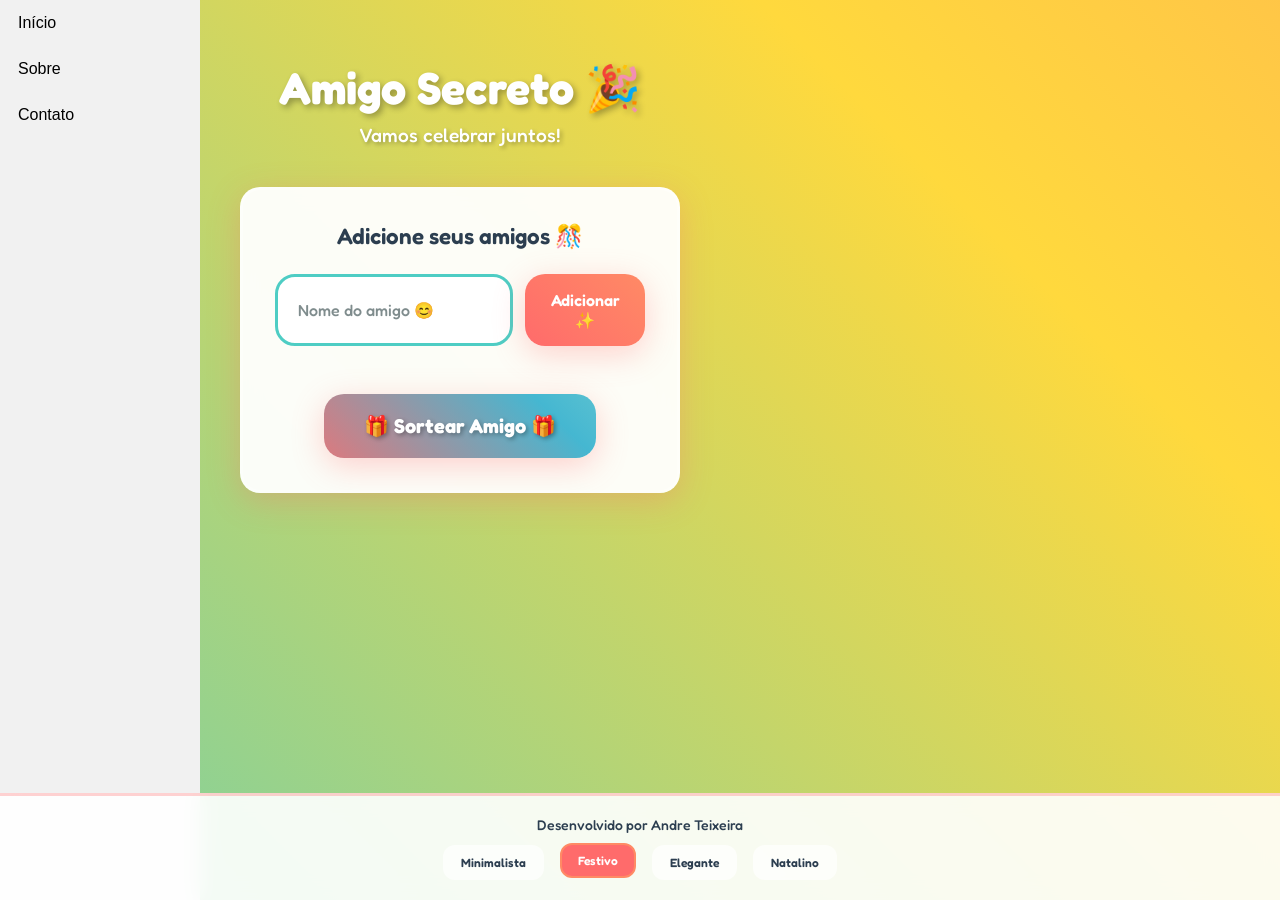
<file: frontend/festivo.html>
<!DOCTYPE html>
<html lang="pt-br">
<head>
    <meta charset="UTF-8">
    <meta name="viewport" content="width=device-width, initial-scale=1.0">
    <link rel="stylesheet" href="css/festivo.css">
    <link rel="preconnect" href="https://fonts.googleapis.com">
    <link rel="preconnect" href="https://fonts.gstatic.com" crossorigin>
    <link href="https://fonts.googleapis.com/css2?family=Fredoka:wght@300;400;500;600;700&display=swap" rel="stylesheet">
    <title>Amigo Secreto - Festivo</title>
</head>

<body>
<header>
  <nav class="menu-lateral">
    <ul>
      <li><a href="index.html">Início</a></li>
      <li><a href="about.html">Sobre</a></li>
      <li><a href="form.html">Contato</a></li>
    </ul>
  </nav>
</header>


    <div class="confetti"></div>
    <main class="main-content">
        <header class="header-banner">
            <h1 class="main-title">Amigo Secreto 🎉</h1>
            <p class="subtitle">Vamos celebrar juntos!</p>
        </header>
        
        <section class="input-section">
            <h2 class="section-title">Adicione seus amigos 🎊</h2>
            <div class="input-wrapper">
                <input type="text" id="amigo" class="input-name" placeholder="Nome do amigo 😊">
                <button class="button-add" onclick="adicionarAmigo()">Adicionar ✨</button>
            </div>
           
            <ul id="listaAmigos" class="name-list" aria-labelledby="listaAmigos" role="list"></ul>
            <ul id="resultado" class="result-list" aria-live="polite"></ul>

            <div class="button-container">
                <button class="button-draw" onclick="sortearAmigo()" aria-label="Sortear amigo secreto">
                    🎁 Sortear Amigo 🎁
                </button>
            </div>
        </section>
    </main>

    <footer class="footer">
        <p>Desenvolvido por Andre Teixeira</p>
        <nav class="theme-nav">
            <a href="index.html">Minimalista</a>
            <a href="festivo.html" class="active">Festivo</a>
            <a href="elegante.html">Elegante</a>
            <a href="natalino.html">Natalino</a>
        </nav>
    </footer>

    <script src="js/app.js" defer></script>
</body>
</html>
</file>
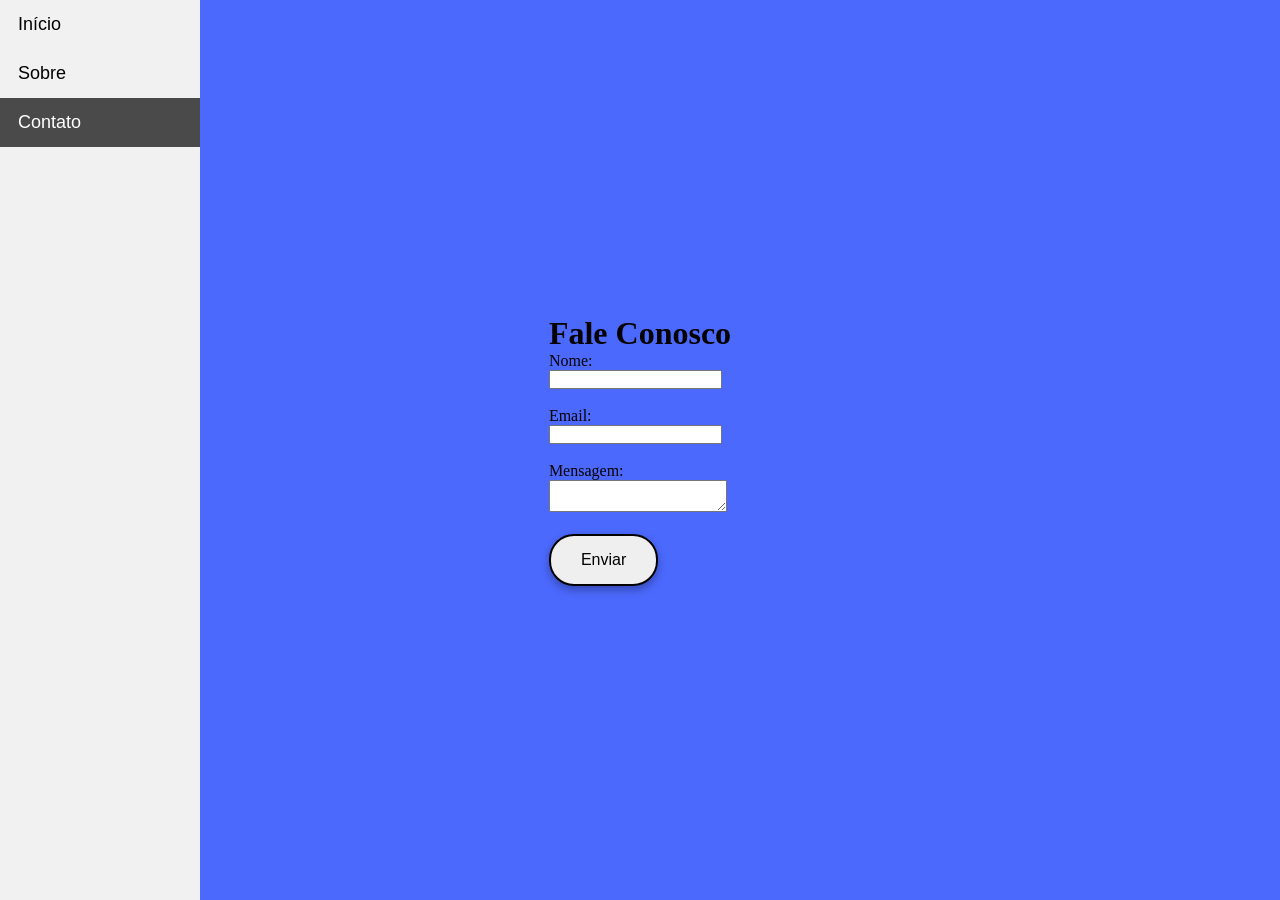
<file: frontend/form.html>
<!DOCTYPE html>
<html lang="pt-BR">
<head>
  <meta charset="UTF-8" />
  <meta name="viewport" content="width=device-width, initial-scale=1.0" />
  <title>Formulário de Contato</title>
  <link rel="stylesheet" href="css/original.css" />
</head>
<body>
  <header>
  <nav class="menu-lateral">
    <ul>
      <li><a href="index.html">Início</a></li>
      <li><a href="about.html">Sobre</a></li>
      <li><a href="form.html" class="active">Contato</a></li>
    </ul>
  </nav>
</header>


  <main>
    <h1>Fale Conosco</h1>
    <form id="contatoForm" action="formAction.html" method="get" onsubmit="return validarFormulario()">
      <label for="nome">Nome:</label><br />
      <input type="text" id="nome" name="nome" required /><br /><br />

      <label for="email">Email:</label><br />
      <input type="email" id="email" name="email" required /><br /><br />

      <label for="mensagem">Mensagem:</label><br />
      <textarea id="mensagem" name="mensagem" required></textarea><br /><br />

      <button type="submit">Enviar</button>
    </form>
  </main>

  <script src="js/validar.js"></script>
</body>
</html>
</file>
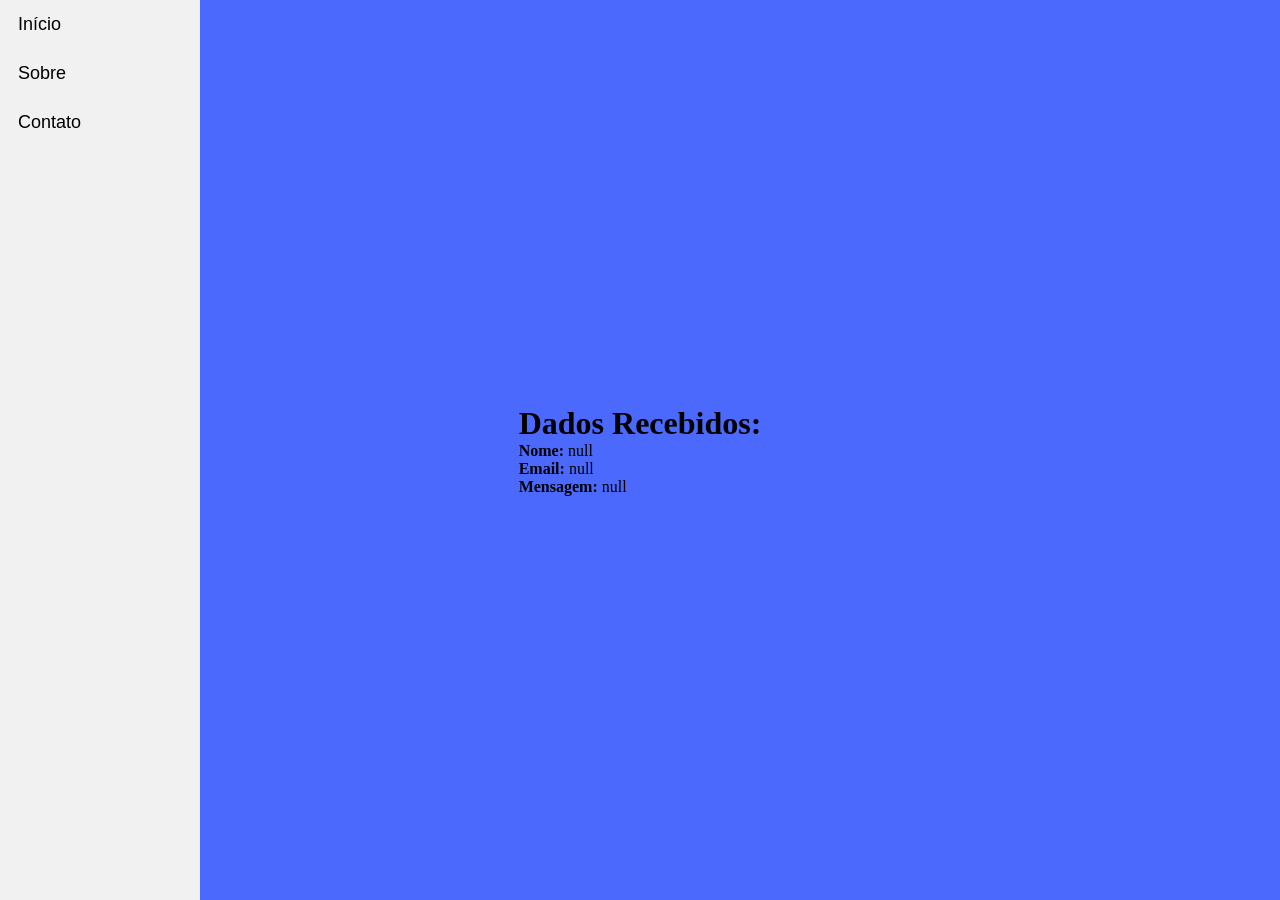
<file: frontend/formAction.html>
<!DOCTYPE html>
<html lang="pt-BR">
<head>
  <meta charset="UTF-8" />
  <meta name="viewport" content="width=device-width, initial-scale=1.0" />
  <title>Dados Recebidos</title>
  <link rel="stylesheet" href="css/original.css" />
</head>
<body>
  <header>
  <nav class="menu-lateral">
    <ul>
      <li><a href="index.html">Início</a></li>
      <li><a href="about.html">Sobre</a></li>
      <li><a href="form.html">Contato</a></li>
    </ul>
  </nav>
</header>


  <main>
    <h1>Dados Recebidos:</h1>
    <div id="resultado"></div>
  </main>

  <script>
    const params = new URLSearchParams(window.location.search);
    const nome = params.get('nome');
    const email = params.get('email');
    const mensagem = params.get('mensagem');

    document.getElementById('resultado').innerHTML = `
      <p><strong>Nome:</strong> ${nome}</p>
      <p><strong>Email:</strong> ${email}</p>
      <p><strong>Mensagem:</strong> ${mensagem}</p>
    `;
  </script>
</body>
</html>
</file>
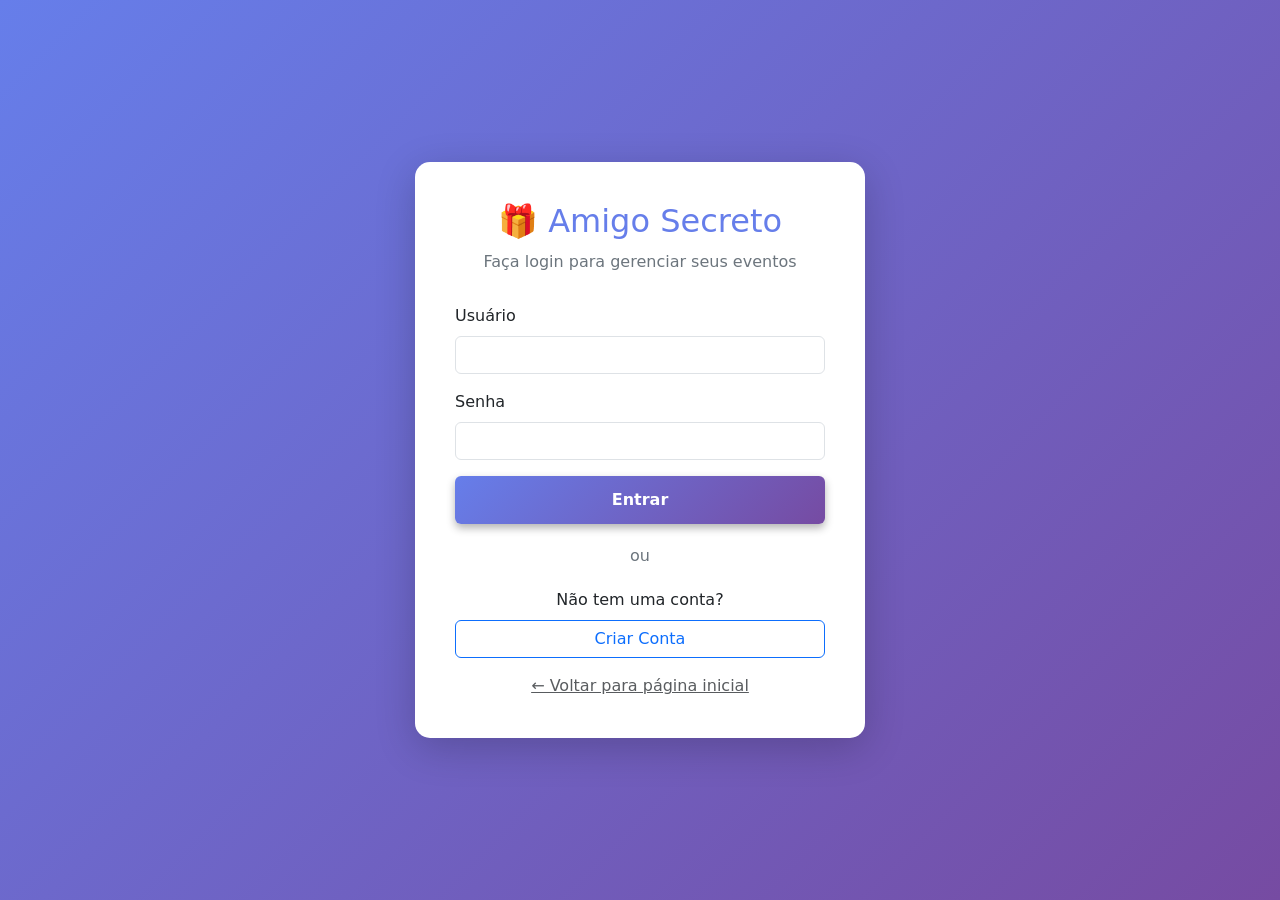
<file: frontend/login.html>
<!DOCTYPE html>
<html lang="pt-BR">
<head>
    <meta charset="UTF-8">
    <meta name="viewport" content="width=device-width, initial-scale=1.0">
    <title>Login - Amigo Secreto</title>
    <link href="https://cdn.jsdelivr.net/npm/bootstrap@5.3.0/dist/css/bootstrap.min.css" rel="stylesheet">
    <link rel="stylesheet" href="css/original.css">
    <style>
        body {
            background: linear-gradient(135deg, #667eea 0%, #764ba2 100%);
            min-height: 100vh;
            display: flex;
            align-items: center;
            justify-content: center;
        }
        .login-container {
            background: white;
            border-radius: 15px;
            box-shadow: 0 10px 40px rgba(0,0,0,0.2);
            padding: 40px;
            max-width: 450px;
            width: 100%;
        }
        .login-header {
            text-align: center;
            margin-bottom: 30px;
        }
        .login-header h1 {
            color: #667eea;
            font-size: 2rem;
            margin-bottom: 10px;
        }
        .login-header p {
            color: #6c757d;
        }
        .btn-primary {
            background: linear-gradient(135deg, #667eea 0%, #764ba2 100%);
            border: none;
            padding: 12px;
            font-weight: 600;
        }
        .btn-primary:hover {
            transform: translateY(-2px);
            box-shadow: 0 5px 15px rgba(102, 126, 234, 0.4);
        }
        .form-control:focus {
            border-color: #667eea;
            box-shadow: 0 0 0 0.2rem rgba(102, 126, 234, 0.25);
        }
        .divider {
            text-align: center;
            margin: 20px 0;
            color: #6c757d;
        }
        .alert {
            border-radius: 10px;
        }
    </style>
</head>
<body>
    <div class="login-container">
        <div class="login-header">
            <h1>🎁 Amigo Secreto</h1>
            <p>Faça login para gerenciar seus eventos</p>
        </div>

        <div id="alertContainer"></div>

        <form id="loginForm">
            <div class="mb-3">
                <label for="username" class="form-label">Usuário</label>
                <input type="text" class="form-control" id="username" name="username" required>
            </div>
            <div class="mb-3">
                <label for="password" class="form-label">Senha</label>
                <input type="password" class="form-control" id="password" name="password" required>
            </div>
            <button type="submit" class="btn btn-primary w-100" id="loginBtn">
                Entrar
            </button>
        </form>

        <div class="divider">ou</div>

        <div class="text-center">
            <p class="mb-2">Não tem uma conta?</p>
            <a href="register.html" class="btn btn-outline-primary w-100">Criar Conta</a>
        </div>

        <div class="text-center mt-3">
            <a href="index.html" class="text-muted">← Voltar para página inicial</a>
        </div>
    </div>

    <script src="js/config.js"></script>
    <script>
        // Verificar se já está autenticado
        if (AuthManager.isAuthenticated()) {
            window.location.href = 'dashboard.html';
        }

        const loginForm = document.getElementById('loginForm');
        const loginBtn = document.getElementById('loginBtn');
        const alertContainer = document.getElementById('alertContainer');

        function showAlert(message, type = 'danger') {
            alertContainer.innerHTML = `
                <div class="alert alert-${type} alert-dismissible fade show" role="alert">
                    ${message}
                    <button type="button" class="btn-close" data-bs-dismiss="alert"></button>
                </div>
            `;
        }

        loginForm.addEventListener('submit', async (e) => {
            e.preventDefault();
            
            const username = document.getElementById('username').value;
            const password = document.getElementById('password').value;
            
            // Desabilitar botão
            loginBtn.disabled = true;
            loginBtn.innerHTML = '<span class="spinner-border spinner-border-sm me-2"></span>Entrando...';
            
            try {
                const response = await ApiClient.post(API_CONFIG.ENDPOINTS.AUTH.LOGIN, {
                    username,
                    password
                });
                
                // Salvar token e usuário
                AuthManager.saveToken(response.token);
                AuthManager.saveUser({
                    username: response.username,
                    email: response.email
                });
                
                // Redirecionar para dashboard
                window.location.href = 'dashboard.html';
                
            } catch (error) {
                showAlert(error.message || 'Erro ao fazer login. Verifique suas credenciais.');
                loginBtn.disabled = false;
                loginBtn.innerHTML = 'Entrar';
            }
        });
    </script>
    <script src="https://cdn.jsdelivr.net/npm/bootstrap@5.3.0/dist/js/bootstrap.bundle.min.js"></script>
</body>
</html>
</file>
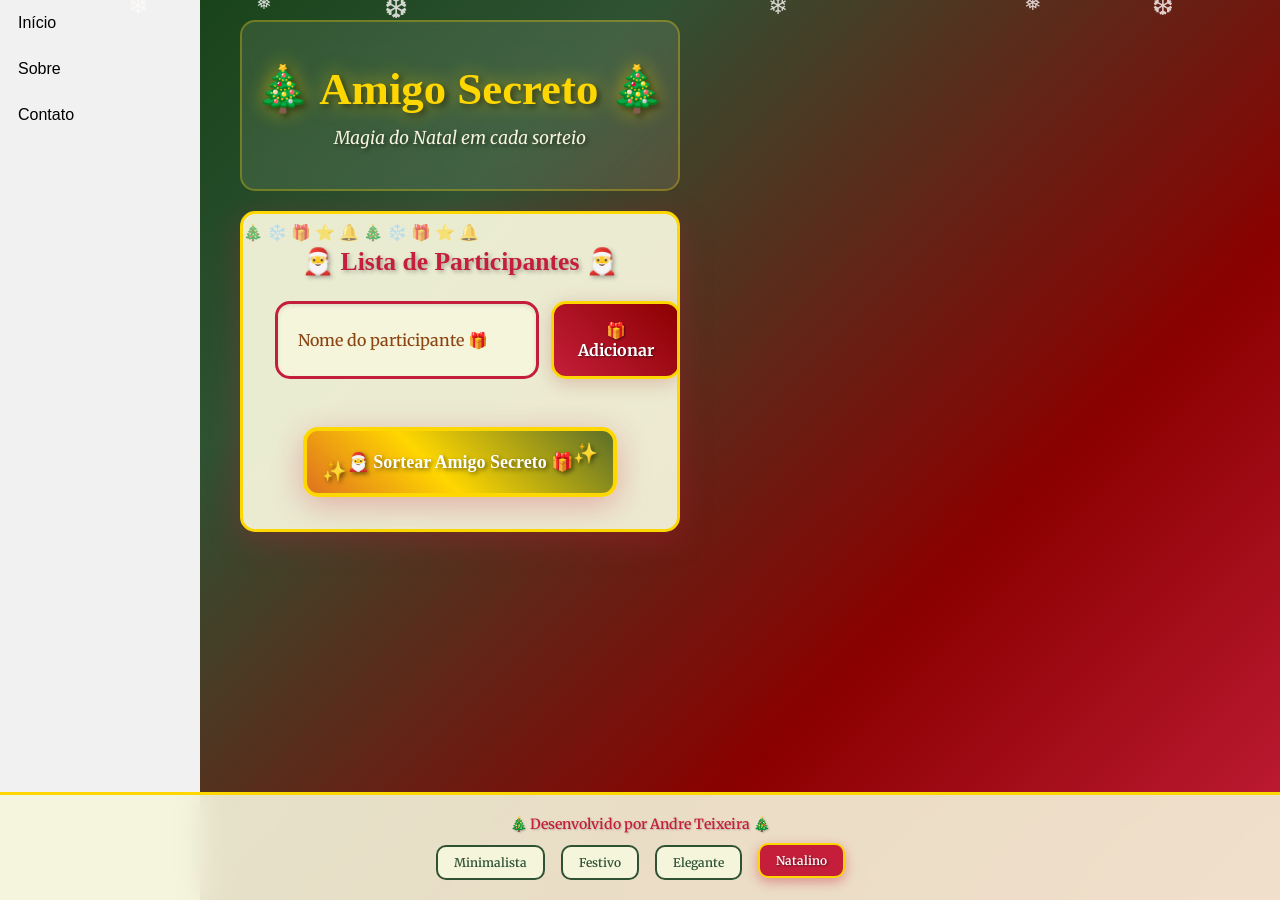
<file: frontend/natalino.html>
<!DOCTYPE html>
<html lang="pt-br">
<head>
    <meta charset="UTF-8">
    <meta name="viewport" content="width=device-width, initial-scale=1.0">
    <link rel="stylesheet" href="css/natalino.css">
    <link rel="preconnect" href="https://fonts.googleapis.com">
    <link rel="preconnect" href="https://fonts.gstatic.com" crossorigin>
    <link href="https://fonts.googleapis.com/css2?family=Mountains+of+Christmas&family=Merriweather:wght@300;400;700&display=swap" rel="stylesheet">
    <title>Amigo Secreto - Natalino</title>
</head>

<body>
  <header>
  <nav class="menu-lateral">
    <ul>
      <li><a href="index.html">Início</a></li>
      <li><a href="about.html">Sobre</a></li>
      <li><a href="form.html">Contato</a></li>
    </ul>
  </nav>
</header>


    <div class="snow-container">
        <div class="snowflake">❄</div>
        <div class="snowflake">❅</div>
        <div class="snowflake">❆</div>
        <div class="snowflake">❄</div>
        <div class="snowflake">❅</div>
        <div class="snowflake">❆</div>
    </div>
    
    <main class="main-content">
        <header class="header-banner">
            <h1 class="main-title">🎄 Amigo Secreto 🎄</h1>
            <p class="subtitle">Magia do Natal em cada sorteio</p>
        </header>
        
        <section class="input-section">
            <h2 class="section-title">🎅 Lista de Participantes 🎅</h2>
            <div class="input-wrapper">
                <input type="text" id="amigo" class="input-name" placeholder="Nome do participante 🎁">
                <button class="button-add" onclick="adicionarAmigo()">🎁 Adicionar</button>
            </div>
           
            <ul id="listaAmigos" class="name-list" aria-labelledby="listaAmigos" role="list"></ul>
            <ul id="resultado" class="result-list" aria-live="polite"></ul>

            <div class="button-container">
                <button class="button-draw" onclick="sortearAmigo()" aria-label="Sortear amigo secreto">
                    🎅 Sortear Amigo Secreto 🎁
                </button>
            </div>
        </section>
    </main>

    <footer class="footer">
        <p>🎄 Desenvolvido por Andre Teixeira 🎄</p>
        <nav class="theme-nav">
            <a href="index.html">Minimalista</a>
            <a href="festivo.html">Festivo</a>
            <a href="elegante.html">Elegante</a>
            <a href="natalino.html" class="active">Natalino</a>
        </nav>
    </footer>

    <script src="js/app.js" defer></script>
</body>
</html>
</file>
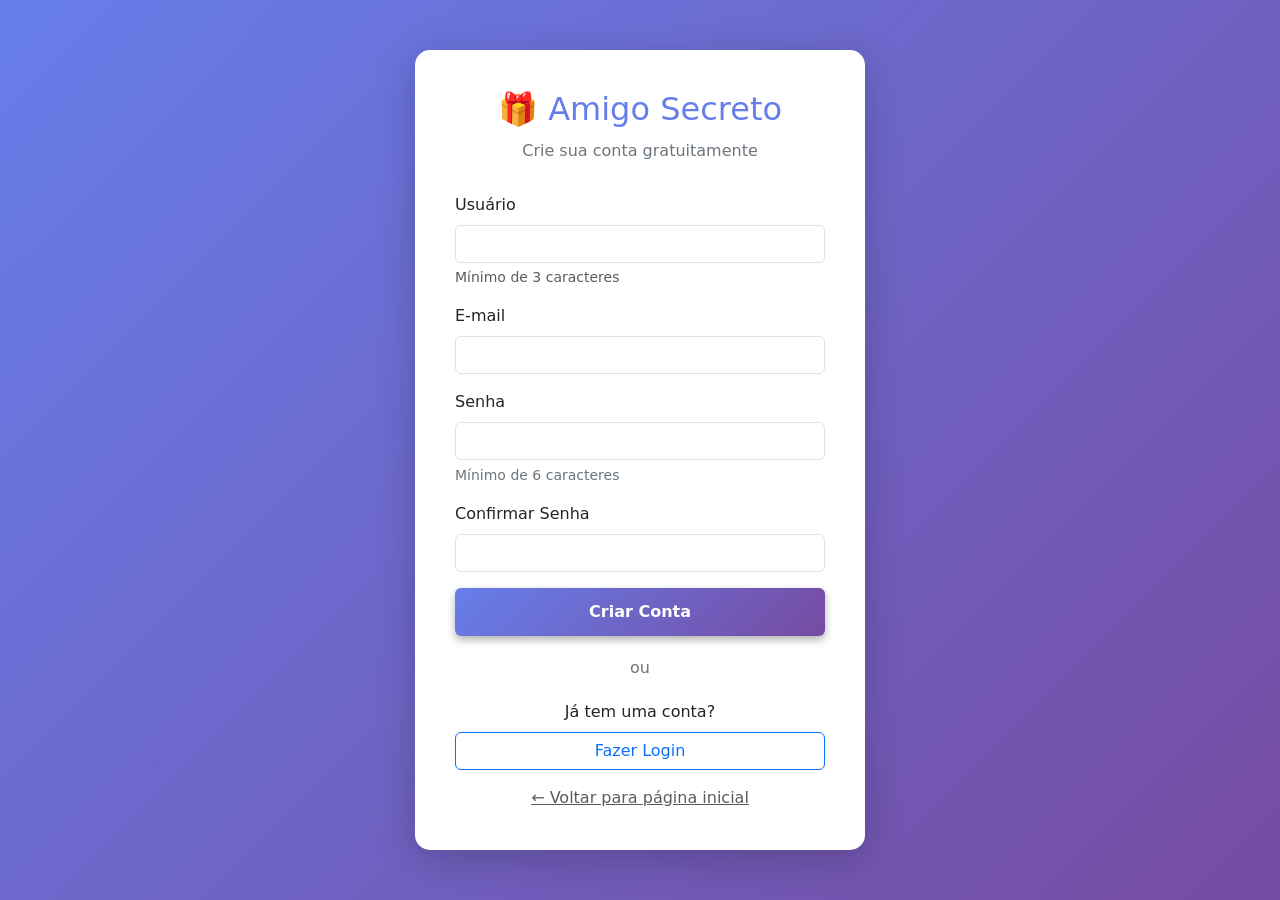
<file: frontend/register.html>
<!DOCTYPE html>
<html lang="pt-BR">
<head>
    <meta charset="UTF-8">
    <meta name="viewport" content="width=device-width, initial-scale=1.0">
    <title>Criar Conta - Amigo Secreto</title>
    <link href="https://cdn.jsdelivr.net/npm/bootstrap@5.3.0/dist/css/bootstrap.min.css" rel="stylesheet">
    <link rel="stylesheet" href="css/original.css">
    <style>
        body {
            background: linear-gradient(135deg, #667eea 0%, #764ba2 100%);
            min-height: 100vh;
            display: flex;
            align-items: center;
            justify-content: center;
            padding: 20px 0;
        }
        .register-container {
            background: white;
            border-radius: 15px;
            box-shadow: 0 10px 40px rgba(0,0,0,0.2);
            padding: 40px;
            max-width: 450px;
            width: 100%;
        }
        .register-header {
            text-align: center;
            margin-bottom: 30px;
        }
        .register-header h1 {
            color: #667eea;
            font-size: 2rem;
            margin-bottom: 10px;
        }
        .register-header p {
            color: #6c757d;
        }
        .btn-primary {
            background: linear-gradient(135deg, #667eea 0%, #764ba2 100%);
            border: none;
            padding: 12px;
            font-weight: 600;
        }
        .btn-primary:hover {
            transform: translateY(-2px);
            box-shadow: 0 5px 15px rgba(102, 126, 234, 0.4);
        }
        .form-control:focus {
            border-color: #667eea;
            box-shadow: 0 0 0 0.2rem rgba(102, 126, 234, 0.25);
        }
        .divider {
            text-align: center;
            margin: 20px 0;
            color: #6c757d;
        }
        .alert {
            border-radius: 10px;
        }
        .password-requirements {
            font-size: 0.875rem;
            color: #6c757d;
            margin-top: 5px;
        }
    </style>
</head>
<body>
    <div class="register-container">
        <div class="register-header">
            <h1>🎁 Amigo Secreto</h1>
            <p>Crie sua conta gratuitamente</p>
        </div>

        <div id="alertContainer"></div>

        <form id="registerForm">
            <div class="mb-3">
                <label for="username" class="form-label">Usuário</label>
                <input type="text" class="form-control" id="username" name="username" required minlength="3">
                <div class="form-text">Mínimo de 3 caracteres</div>
            </div>
            <div class="mb-3">
                <label for="email" class="form-label">E-mail</label>
                <input type="email" class="form-control" id="email" name="email" required>
            </div>
            <div class="mb-3">
                <label for="password" class="form-label">Senha</label>
                <input type="password" class="form-control" id="password" name="password" required minlength="6">
                <div class="password-requirements">
                    Mínimo de 6 caracteres
                </div>
            </div>
            <div class="mb-3">
                <label for="confirmPassword" class="form-label">Confirmar Senha</label>
                <input type="password" class="form-control" id="confirmPassword" name="confirmPassword" required>
            </div>
            <button type="submit" class="btn btn-primary w-100" id="registerBtn">
                Criar Conta
            </button>
        </form>

        <div class="divider">ou</div>

        <div class="text-center">
            <p class="mb-2">Já tem uma conta?</p>
            <a href="login.html" class="btn btn-outline-primary w-100">Fazer Login</a>
        </div>

        <div class="text-center mt-3">
            <a href="index.html" class="text-muted">← Voltar para página inicial</a>
        </div>
    </div>

    <script src="js/config.js"></script>
    <script>
        // Verificar se já está autenticado
        if (AuthManager.isAuthenticated()) {
            window.location.href = 'dashboard.html';
        }

        const registerForm = document.getElementById('registerForm');
        const registerBtn = document.getElementById('registerBtn');
        const alertContainer = document.getElementById('alertContainer');

        function showAlert(message, type = 'danger') {
            alertContainer.innerHTML = `
                <div class="alert alert-${type} alert-dismissible fade show" role="alert">
                    ${message}
                    <button type="button" class="btn-close" data-bs-dismiss="alert"></button>
                </div>
            `;
        }

        registerForm.addEventListener('submit', async (e) => {
            e.preventDefault();
            
            const username = document.getElementById('username').value;
            const email = document.getElementById('email').value;
            const password = document.getElementById('password').value;
            const confirmPassword = document.getElementById('confirmPassword').value;
            
            // Validar senhas
            if (password !== confirmPassword) {
                showAlert('As senhas não coincidem!');
                return;
            }
            
            // Desabilitar botão
            registerBtn.disabled = true;
            registerBtn.innerHTML = '<span class="spinner-border spinner-border-sm me-2"></span>Criando conta...';
            
            try {
                const response = await ApiClient.post(API_CONFIG.ENDPOINTS.AUTH.REGISTER, {
                    username,
                    email,
                    password
                });
                
                // Salvar token e usuário
                AuthManager.saveToken(response.token);
                AuthManager.saveUser({
                    username: response.username,
                    email: response.email
                });
                
                // Mostrar sucesso e redirecionar
                showAlert('Conta criada com sucesso! Redirecionando...', 'success');
                setTimeout(() => {
                    window.location.href = 'dashboard.html';
                }, 1500);
                
            } catch (error) {
                showAlert(error.message || 'Erro ao criar conta. Tente novamente.');
                registerBtn.disabled = false;
                registerBtn.innerHTML = 'Criar Conta';
            }
        });
    </script>
    <script src="https://cdn.jsdelivr.net/npm/bootstrap@5.3.0/dist/js/bootstrap.bundle.min.js"></script>
</body>
</html>
</file>
<file: frontend/css/minimalista.css>
:root {
    --color-primary: #2563eb;
    --color-secondary: #f8fafc;
    --color-accent: #3b82f6;
    --color-text: #1e293b;
    --color-text-light: #64748b;
    --color-white: #ffffff;
    --color-border: #e2e8f0;
    --color-success: #10b981;
    --shadow-sm: 0 1px 2px 0 rgb(0 0 0 / 0.05);
    --shadow-md: 0 4px 6px -1px rgb(0 0 0 / 0.1), 0 2px 4px -2px rgb(0 0 0 / 0.1);
    --shadow-lg: 0 10px 15px -3px rgb(0 0 0 / 0.1), 0 4px 6px -4px rgb(0 0 0 / 0.1);
    --radius: 12px;
}

* {
    margin: 0;
    padding: 0;
    box-sizing: border-box;
}

body {
    font-family: 'Inter', sans-serif;
    background: linear-gradient(135deg, #f8fafc 0%, #e2e8f0 100%);
    min-height: 100vh;
    display: flex;
    flex-direction: column;
    color: var(--color-text);
}

.main-content {
    flex: 1;
    display: flex;
    flex-direction: column;
    max-width: 480px;
    margin: 0 auto;
    padding: 20px;
    width: 100%;
}

.header-banner {
    text-align: center;
    padding: 40px 0;
}

.main-title {
    font-size: 2.5rem;
    font-weight: 700;
    color: var(--color-primary);
    margin-bottom: 8px;
}

.input-section {
    background: var(--color-white);
    border-radius: var(--radius);
    padding: 32px;
    box-shadow: var(--shadow-lg);
    border: 1px solid var(--color-border);
}

.section-title {
    font-size: 1.25rem;
    font-weight: 600;
    color: var(--color-text);
    margin-bottom: 24px;
    text-align: center;
}

.input-wrapper {
    display: flex;
    gap: 8px;
    margin-bottom: 24px;
}

.input-name {
    flex: 1;
    padding: 12px 16px;
    border: 2px solid var(--color-border);
    border-radius: var(--radius);
    font-size: 16px;
    font-family: inherit;
    transition: all 0.2s ease;
    background: var(--color-white);
}

.input-name:focus {
    outline: none;
    border-color: var(--color-primary);
    box-shadow: 0 0 0 3px rgb(37 99 235 / 0.1);
}

.input-name::placeholder {
    color: var(--color-text-light);
}

.button-add {
    padding: 12px 24px;
    background: var(--color-primary);
    color: var(--color-white);
    border: none;
    border-radius: var(--radius);
    font-size: 16px;
    font-weight: 500;
    cursor: pointer;
    transition: all 0.2s ease;
    font-family: inherit;
}

.button-add:hover {
    background: #1d4ed8;
    transform: translateY(-1px);
    box-shadow: var(--shadow-md);
}

.name-list {
    list-style: none;
    margin-bottom: 24px;
    display: grid;
    gap: 8px;
}

.name-list li {
    display: flex;
    justify-content: space-between;
    align-items: center;
    padding: 12px 16px;
    background: var(--color-secondary);
    border: 1px solid var(--color-border);
    border-radius: var(--radius);
    font-weight: 500;
    transition: all 0.2s ease;
}

.name-list li:hover {
    background: #f1f5f9;
    transform: translateY(-1px);
    box-shadow: var(--shadow-sm);
}

.name-list button {
    background: none;
    border: none;
    font-size: 14px;
    cursor: pointer;
    padding: 4px;
    border-radius: 6px;
    transition: all 0.2s ease;
}

.name-list button:hover {
    background: #fee2e2;
}

.button-container {
    display: flex;
    justify-content: center;
}

.button-draw {
    padding: 16px 32px;
    background: linear-gradient(135deg, var(--color-primary) 0%, var(--color-accent) 100%);
    color: var(--color-white);
    border: none;
    border-radius: var(--radius);
    font-size: 18px;
    font-weight: 600;
    cursor: pointer;
    transition: all 0.3s ease;
    box-shadow: var(--shadow-md);
    font-family: inherit;
    min-width: 200px;
}

.button-draw:hover {
    transform: translateY(-2px);
    box-shadow: var(--shadow-lg);
}

.result-list {
    list-style: none;
    text-align: center;
    margin-bottom: 24px;
}

.result-list li {
    font-size: 1.25rem;
    font-weight: 600;
    color: var(--color-success);
    padding: 16px;
    background: #f0fdf4;
    border: 1px solid #bbf7d0;
    border-radius: var(--radius);
    margin-bottom: 8px;
}

.footer {
    background: var(--color-white);
    border-top: 1px solid var(--color-border);
    padding: 20px;
    text-align: center;
    margin-top: auto;
}

.footer p {
    color: var(--color-text-light);
    font-size: 14px;
    margin-bottom: 12px;
}

.theme-nav {
    display: flex;
    justify-content: center;
    gap: 16px;
    flex-wrap: wrap;
}

.theme-nav a {
    color: var(--color-text-light);
    text-decoration: none;
    font-size: 12px;
    padding: 6px 12px;
    border-radius: 6px;
    transition: all 0.2s ease;
    border: 1px solid transparent;
}

.theme-nav a:hover {
    color: var(--color-primary);
    background: var(--color-secondary);
}

.theme-nav a.active {
    color: var(--color-primary);
    background: var(--color-secondary);
    border-color: var(--color-border);
    font-weight: 500;
}

@media (max-width: 480px) {
    .main-content {
        padding: 16px;
    }
    
    .input-section {
        padding: 24px;
    }
    
    .main-title {
        font-size: 2rem;
    }
    
    .input-wrapper {
        flex-direction: column;
    }
    
    .button-add {
        width: 100%;
    }
}
.menu-lateral {
  width: 200px;
  background-color: #f1f1f1;
  padding: 0;
  height: 100vh;
  position: fixed;
  top: 0;
  left: 0;
}

.menu-lateral ul {
  list-style-type: none;
  margin: 0;
  padding: 0;
}

.menu-lateral li a {
  display: block;
  color: #000;
  padding: 14px 18px;
  text-decoration: none;
  font-family: 'Comic Sans MS', cursive, sans-serif;
}

.menu-lateral li a:hover {
  background-color: #ddd;
}

.menu-lateral li a.active {
  background-color: #4a4a4a;
  color: white;
}
.main-content {
  margin-left: 220px; /* para que o conteúdo não fique embaixo do menu lateral */
  padding: 20px;
}
</file>
<file: frontend/css/original.css>
:root {
    --color-primary: #4B69FD;
    --color-secondary: #FFF9EB;
    --color-tertiary: #C4C4C4;
    --color-button: #fe652b;
    --color-button-hover: #e55720;
    --color-text: #444444;
    --color-white: #FFFFFF;
}

/* Estilos gerais */
* {
    margin: 0;
    padding: 0;
    box-sizing: border-box;
}

body {
    height: 100vh;
    background-color: var(--color-primary);
    display: flex;
    justify-content: center;
    align-items: center;
}

.main-content {
    display: flex;
    flex-direction: column;
    height: 100%;
    width: 100%;
}

/* Banner */
.header-banner {
    flex: 40%;
    display: flex;
    justify-content: center;
    align-items: center;
    padding: 40px 0 0;
}

/* Seção de entrada */
.input-section {
    flex: 60%;
    background-color: var(--color-secondary);
    border: 1px solid #000;
    border-radius: 64px 64px 0 0;
    display: flex;
    flex-direction: column;
    align-items: center;
    padding: 20px;
    width: 100%;
}

/* Títulos */
.main-title {
    font-size: 48px;
    font-family: "Merriweather", serif;
    font-weight: 900;
    font-style: italic;
    color: var(--color-white);
}

.section-title {
    font-family: "Inter", serif;
    font-size: 36px;
    font-weight: 700;
    color: var(--color-primary);
    margin: 10px 0;
    text-align: center;
}

/* Contêineres de entrada e botão */
.input-wrapper {
    display: flex;
    justify-content: center;
    width: 100%;
    max-width: 600px;
    margin-top: 20px;
}

.input-name {
    width: 100%;
    padding: 10px;
    border: 2px solid #000;
    border-radius: 25px 0 0 25px;
    font-size: 16px;
}

.button-container {
    width: 300px;
    justify-content: center;
}

/* Estilos de entrada de texto */
.input-title {
    flex: 1;
    padding: 10px 15px;
    font-size: 16px;
    border: 2px solid #333;
    border-right: none;
    border-radius: 25px 0 0 25px;
    font-family: "Merriweather", serif;
    box-shadow: 0 4px 8px rgba(0, 0, 0, 0.3);
}

/* Estilos de botão */
button {
    padding: 15px 30px;
    font-family: "Inter", sans-serif;
    font-size: 16px;
    border: 2px solid #000;
    border-radius: 25px;
    box-shadow: 0 4px 8px rgba(0, 0, 0, 0.3);
    cursor: pointer;
}

.button-add {
    background-color: var(--color-tertiary);
    color: var(--color-text);
    border-radius: 0 25px 25px 0;
}

.button-add:hover {
    background-color: #a1a1a1;
}

/* Listas */
ul {
    list-style-type: none;
    color: var(--color-text);
    font-family: "Inter", sans-serif;
    font-size: 18px;
    margin: 20px 0;
}

.result-list {
    margin-top: 15px;
    color: #05DF05;
    font-size: 22px;
    font-weight: bold;
    text-align: center;
}

/* Botão de sortear título */
.button-draw {
    display: flex;
    align-items: center;
    width: 100%;
    padding: 10px 40px;
    color: var(--color-white);
    background-color: var(--color-button);
    font-size: 16px;
}

.button-draw img {
    margin-right: 40px;
}

.button-draw:hover {
    background-color: var(--color-button-hover);
}
.menu-lateral {
  width: 200px;
  background-color: #f1f1f1;
  padding: 0;
  height: 100vh;
  position: fixed;
  top: 0;
  left: 0;
}

.menu-lateral ul {
  list-style-type: none;
  margin: 0;
  padding: 0;
}

.menu-lateral li a {
  display: block;
  color: #000;
  padding: 14px 18px;
  text-decoration: none;
  font-family: 'Comic Sans MS', cursive, sans-serif;
}

.menu-lateral li a:hover {
  background-color: #ddd;
}

.menu-lateral li a.active {
  background-color: #4a4a4a;
  color: white;
}

.main-content {
  margin-left: 220px;
  padding: 20px;
}
</file>
<file: frontend/css/elegante.css>
:root {
    --color-primary: #1a1a2e;
    --color-secondary: #16213e;
    --color-accent: #d4af37;
    --color-gold: #ffd700;
    --color-copper: #b87333;
    --color-text: #e8e8e8;
    --color-text-muted: #a0a0a0;
    --color-white: #ffffff;
    --color-glass: rgba(255, 255, 255, 0.1);
    --color-glass-border: rgba(255, 255, 255, 0.2);
    --shadow-elegant: 0 8px 32px rgba(0, 0, 0, 0.3);
    --shadow-glow: 0 0 20px rgba(212, 175, 55, 0.3);
    --radius: 16px;
}

* {
    margin: 0;
    padding: 0;
    box-sizing: border-box;
}

body {
    font-family: 'Inter', sans-serif;
    background: linear-gradient(135deg, var(--color-primary) 0%, var(--color-secondary) 100%);
    min-height: 100vh;
    display: flex;
    flex-direction: column;
    color: var(--color-text);
    position: relative;
    overflow-x: hidden;
}

.background-pattern {
    position: fixed;
    top: 0;
    left: 0;
    width: 100%;
    height: 100%;
    background-image: 
        radial-gradient(circle at 20% 80%, rgba(212, 175, 55, 0.1) 0%, transparent 50%),
        radial-gradient(circle at 80% 20%, rgba(255, 215, 0, 0.1) 0%, transparent 50%),
        radial-gradient(circle at 40% 40%, rgba(184, 115, 51, 0.1) 0%, transparent 50%);
    pointer-events: none;
    z-index: 1;
}

.main-content {
    flex: 1;
    display: flex;
    flex-direction: column;
    max-width: 480px;
    margin: 0 auto;
    padding: 20px;
    width: 100%;
    position: relative;
    z-index: 2;
}

.header-banner {
    text-align: center;
    padding: 60px 0 40px;
}

.main-title {
    font-family: 'Playfair Display', serif;
    font-size: 3rem;
    font-weight: 700;
    background: linear-gradient(135deg, var(--color-gold) 0%, var(--color-copper) 100%);
    background-clip: text;
    -webkit-background-clip: text;
    -webkit-text-fill-color: transparent;
    margin-bottom: 12px;
    text-shadow: 0 0 30px rgba(212, 175, 55, 0.5);
    animation: titleGlow 4s ease-in-out infinite alternate;
}

@keyframes titleGlow {
    from {
        filter: drop-shadow(0 0 10px rgba(212, 175, 55, 0.3));
    }
    to {
        filter: drop-shadow(0 0 20px rgba(212, 175, 55, 0.6));
    }
}

.subtitle {
    font-size: 1rem;
    color: var(--color-text-muted);
    font-weight: 300;
    letter-spacing: 2px;
    text-transform: uppercase;
}

.input-section {
    background: var(--color-glass);
    backdrop-filter: blur(20px);
    border: 1px solid var(--color-glass-border);
    border-radius: var(--radius);
    padding: 40px;
    box-shadow: var(--shadow-elegant);
    position: relative;
    overflow: hidden;
}

.input-section::before {
    content: '';
    position: absolute;
    top: 0;
    left: 0;
    right: 0;
    height: 1px;
    background: linear-gradient(90deg, transparent, var(--color-accent), transparent);
    animation: shimmer 3s ease-in-out infinite;
}

@keyframes shimmer {
    0% { transform: translateX(-100%); }
    100% { transform: translateX(100%); }
}

.section-title {
    font-family: 'Playfair Display', serif;
    font-size: 1.5rem;
    font-weight: 600;
    color: var(--color-accent);
    margin-bottom: 32px;
    text-align: center;
    letter-spacing: 1px;
}

.input-wrapper {
    display: flex;
    gap: 12px;
    margin-bottom: 32px;
}

.input-name {
    flex: 1;
    padding: 16px 20px;
    background: var(--color-glass);
    backdrop-filter: blur(10px);
    border: 1px solid var(--color-glass-border);
    border-radius: var(--radius);
    font-size: 16px;
    font-family: inherit;
    color: var(--color-text);
    transition: all 0.3s ease;
}

.input-name:focus {
    outline: none;
    border-color: var(--color-accent);
    box-shadow: 0 0 0 2px rgba(212, 175, 55, 0.2), var(--shadow-glow);
    background: rgba(255, 255, 255, 0.15);
}

.input-name::placeholder {
    color: var(--color-text-muted);
}

.button-add {
    padding: 16px 28px;
    background: linear-gradient(135deg, var(--color-accent) 0%, var(--color-copper) 100%);
    color: var(--color-primary);
    border: none;
    border-radius: var(--radius);
    font-size: 16px;
    font-weight: 600;
    cursor: pointer;
    transition: all 0.3s ease;
    font-family: inherit;
    box-shadow: var(--shadow-glow);
    position: relative;
    overflow: hidden;
}

.button-add::before {
    content: '';
    position: absolute;
    top: 0;
    left: -100%;
    width: 100%;
    height: 100%;
    background: linear-gradient(90deg, transparent, rgba(255, 255, 255, 0.3), transparent);
    transition: left 0.5s ease;
}

.button-add:hover::before {
    left: 100%;
}

.button-add:hover {
    transform: translateY(-2px);
    box-shadow: 0 0 30px rgba(212, 175, 55, 0.5);
}

.name-list {
    list-style: none;
    margin-bottom: 32px;
    display: grid;
    gap: 12px;
}

.name-list li {
    display: flex;
    justify-content: space-between;
    align-items: center;
    padding: 18px 24px;
    background: var(--color-glass);
    backdrop-filter: blur(15px);
    border: 1px solid var(--color-glass-border);
    border-radius: var(--radius);
    font-weight: 500;
    font-size: 16px;
    transition: all 0.3s ease;
    position: relative;
    overflow: hidden;
}

.name-list li::before {
    content: '';
    position: absolute;
    left: 0;
    top: 0;
    bottom: 0;
    width: 3px;
    background: linear-gradient(180deg, var(--color-accent), var(--color-copper));
    transform: scaleY(0);
    transition: transform 0.3s ease;
}

.name-list li:hover::before {
    transform: scaleY(1);
}

.name-list li:hover {
    background: rgba(255, 255, 255, 0.15);
    transform: translateX(8px);
    border-color: var(--color-accent);
}

.name-list button {
    background: var(--color-glass);
    backdrop-filter: blur(10px);
    border: 1px solid var(--color-glass-border);
    color: var(--color-accent);
    font-size: 14px;
    cursor: pointer;
    padding: 8px 12px;
    border-radius: 8px;
    transition: all 0.3s ease;
    font-weight: 500;
}

.name-list button:hover {
    background: var(--color-accent);
    color: var(--color-primary);
    transform: scale(1.1);
}

.button-container {
    display: flex;
    justify-content: center;
}

.button-draw {
    padding: 20px 48px;
    background: linear-gradient(135deg, var(--color-accent) 0%, var(--color-gold) 50%, var(--color-copper) 100%);
    background-size: 200% 200%;
    animation: gradientShift 4s ease infinite;
    color: var(--color-primary);
    border: none;
    border-radius: var(--radius);
    font-size: 18px;
    font-weight: 700;
    cursor: pointer;
    transition: all 0.4s ease;
    font-family: 'Playfair Display', serif;
    letter-spacing: 1px;
    text-transform: uppercase;
    box-shadow: var(--shadow-elegant), var(--shadow-glow);
    position: relative;
    overflow: hidden;
}

@keyframes gradientShift {
    0% { background-position: 0% 50%; }
    50% { background-position: 100% 50%; }
    100% { background-position: 0% 50%; }
}

.button-draw::after {
    content: '';
    position: absolute;
    top: 50%;
    left: 50%;
    width: 0;
    height: 0;
    background: rgba(255, 255, 255, 0.3);
    border-radius: 50%;
    transform: translate(-50%, -50%);
    transition: all 0.6s ease;
}

.button-draw:hover::after {
    width: 300px;
    height: 300px;
}

.button-draw:hover {
    transform: translateY(-4px) scale(1.05);
    box-shadow: 0 12px 40px rgba(0, 0, 0, 0.4), 0 0 40px rgba(212, 175, 55, 0.6);
}

.button-text {
    position: relative;
    z-index: 1;
}

.result-list {
    list-style: none;
    text-align: center;
    margin-bottom: 32px;
}

.result-list li {
    font-family: 'Playfair Display', serif;
    font-size: 1.4rem;
    font-weight: 600;
    background: var(--color-glass);
    backdrop-filter: blur(20px);
    border: 1px solid var(--color-accent);
    color: var(--color-accent);
    padding: 24px;
    border-radius: var(--radius);
    margin-bottom: 16px;
    box-shadow: var(--shadow-elegant), var(--shadow-glow);
    animation: resultReveal 1s ease-out;
    position: relative;
    overflow: hidden;
}

.result-list li::before {
    content: '';
    position: absolute;
    top: 0;
    left: -100%;
    width: 100%;
    height: 100%;
    background: linear-gradient(90deg, transparent, rgba(212, 175, 55, 0.2), transparent);
    animation: resultShine 2s ease-in-out;
}

@keyframes resultReveal {
    0% {
        opacity: 0;
        transform: scale(0.8) rotateY(-90deg);
    }
    100% {
        opacity: 1;
        transform: scale(1) rotateY(0deg);
    }
}

@keyframes resultShine {
    0% { left: -100%; }
    100% { left: 100%; }
}

.footer {
    background: var(--color-glass);
    backdrop-filter: blur(20px);
    border-top: 1px solid var(--color-glass-border);
    padding: 24px;
    text-align: center;
    margin-top: auto;
    position: relative;
    z-index: 2;
}

.footer p {
    color: var(--color-text-muted);
    font-size: 14px;
    margin-bottom: 16px;
    font-weight: 300;
    letter-spacing: 1px;
}

.theme-nav {
    display: flex;
    justify-content: center;
    gap: 20px;
    flex-wrap: wrap;
}

.theme-nav a {
    color: var(--color-text-muted);
    text-decoration: none;
    font-size: 12px;
    font-weight: 500;
    padding: 8px 16px;
    border-radius: 8px;
    transition: all 0.3s ease;
    border: 1px solid transparent;
    background: var(--color-glass);
    backdrop-filter: blur(10px);
    letter-spacing: 0.5px;
    text-transform: uppercase;
}

.theme-nav a:hover {
    color: var(--color-accent);
    border-color: var(--color-accent);
    background: rgba(212, 175, 55, 0.1);
    transform: translateY(-2px);
}

.theme-nav a.active {
    color: var(--color-primary);
    background: var(--color-accent);
    border-color: var(--color-gold);
    transform: translateY(-2px);
    box-shadow: 0 4px 12px rgba(212, 175, 55, 0.3);
}

@media (max-width: 480px) {
    .main-content {
        padding: 16px;
    }
    
    .input-section {
        padding: 28px;
    }
    
    .main-title {
        font-size: 2.4rem;
    }
    
    .input-wrapper {
        flex-direction: column;
    }
    
    .button-add {
        width: 100%;
    }
    
    .button-draw {
        padding: 18px 36px;
        font-size: 16px;
    }
}
.menu-lateral {
  width: 200px;
  background-color: #f1f1f1;
  padding: 0;
  height: 100vh;
  position: fixed;
  top: 0;
  left: 0;
}

.menu-lateral ul {
  list-style-type: none;
  margin: 0;
  padding: 0;
}

.menu-lateral li a {
  display: block;
  color: #000;
  padding: 14px 18px;
  text-decoration: none;
  font-family: 'Comic Sans MS', cursive, sans-serif;
}

.menu-lateral li a:hover {
  background-color: #ddd;
}

.menu-lateral li a.active {
  background-color: #4a4a4a;
  color: white;
}

.main-content {
  margin-left: 220px;
  padding: 20px;
}
</file>
<file: frontend/css/festivo.css>
:root {
    --color-primary: #ff6b6b;
    --color-secondary: #4ecdc4;
    --color-accent: #45b7d1;
    --color-yellow: #ffd93d;
    --color-purple: #a8e6cf;
    --color-orange: #ff8a65;
    --color-pink: #ff80ab;
    --color-text: #2c3e50;
    --color-white: #ffffff;
    --shadow-fun: 0 8px 32px rgba(255, 107, 107, 0.3);
    --shadow-hover: 0 12px 40px rgba(255, 107, 107, 0.4);
    --radius: 20px;
}

* {
    margin: 0;
    padding: 0;
    box-sizing: border-box;
}

body {
    font-family: 'Fredoka', sans-serif;
    background: linear-gradient(45deg, 
        var(--color-primary) 0%, 
        var(--color-secondary) 25%, 
        var(--color-yellow) 50%, 
        var(--color-orange) 75%, 
        var(--color-pink) 100%);
    background-size: 400% 400%;
    animation: gradientShift 8s ease infinite;
    min-height: 100vh;
    display: flex;
    flex-direction: column;
    color: var(--color-text);
    position: relative;
    overflow-x: hidden;
}

@keyframes gradientShift {
    0% { background-position: 0% 50%; }
    50% { background-position: 100% 50%; }
    100% { background-position: 0% 50%; }
}

.confetti {
    position: fixed;
    top: 0;
    left: 0;
    width: 100%;
    height: 100%;
    pointer-events: none;
    z-index: 1;
}

.confetti::before,
.confetti::after {
    content: '🎉 🎊 ✨ 🎈 🎁 🌟 💫 🎀';
    position: absolute;
    top: -10%;
    left: 0;
    width: 100%;
    font-size: 20px;
    animation: confettiFall 15s linear infinite;
    opacity: 0.7;
}

.confetti::after {
    animation-delay: -7s;
    content: '🎵 🎶 🎭 🎪 🎨 🎯 🎲 🎸';
}

@keyframes confettiFall {
    0% {
        transform: translateY(-100vh) rotate(0deg);
        opacity: 1;
    }
    100% {
        transform: translateY(100vh) rotate(360deg);
        opacity: 0;
    }
}

.main-content {
    flex: 1;
    display: flex;
    flex-direction: column;
    max-width: 480px;
    margin: 0 auto;
    padding: 20px;
    width: 100%;
    position: relative;
    z-index: 2;
}

.header-banner {
    text-align: center;
    padding: 40px 0;
    animation: bounce 2s ease-in-out infinite;
}

@keyframes bounce {
    0%, 20%, 50%, 80%, 100% {
        transform: translateY(0);
    }
    40% {
        transform: translateY(-10px);
    }
    60% {
        transform: translateY(-5px);
    }
}

.main-title {
    font-size: 2.8rem;
    font-weight: 700;
    color: var(--color-white);
    margin-bottom: 8px;
    text-shadow: 3px 3px 6px rgba(0, 0, 0, 0.3);
    animation: textGlow 3s ease-in-out infinite alternate;
}

@keyframes textGlow {
    from {
        text-shadow: 3px 3px 6px rgba(0, 0, 0, 0.3), 0 0 20px rgba(255, 255, 255, 0.5);
    }
    to {
        text-shadow: 3px 3px 6px rgba(0, 0, 0, 0.3), 0 0 30px rgba(255, 255, 255, 0.8);
    }
}

.subtitle {
    font-size: 1.2rem;
    color: var(--color-white);
    font-weight: 500;
    text-shadow: 2px 2px 4px rgba(0, 0, 0, 0.3);
}

.input-section {
    background: rgba(255, 255, 255, 0.95);
    backdrop-filter: blur(10px);
    border-radius: var(--radius);
    padding: 32px;
    box-shadow: var(--shadow-fun);
    border: 3px solid rgba(255, 255, 255, 0.3);
    animation: sectionFloat 6s ease-in-out infinite;
}

@keyframes sectionFloat {
    0%, 100% {
        transform: translateY(0px);
    }
    50% {
        transform: translateY(-5px);
    }
}

.section-title {
    font-size: 1.4rem;
    font-weight: 600;
    color: var(--color-text);
    margin-bottom: 24px;
    text-align: center;
}

.input-wrapper {
    display: flex;
    gap: 12px;
    margin-bottom: 24px;
}

.input-name {
    flex: 1;
    padding: 16px 20px;
    border: 3px solid var(--color-secondary);
    border-radius: var(--radius);
    font-size: 16px;
    font-family: inherit;
    font-weight: 500;
    transition: all 0.3s ease;
    background: var(--color-white);
}

.input-name:focus {
    outline: none;
    border-color: var(--color-primary);
    box-shadow: 0 0 0 4px rgba(255, 107, 107, 0.2);
    transform: scale(1.02);
}

.input-name::placeholder {
    color: #7f8c8d;
}

.button-add {
    padding: 16px 24px;
    background: linear-gradient(45deg, var(--color-primary), var(--color-orange));
    color: var(--color-white);
    border: none;
    border-radius: var(--radius);
    font-size: 16px;
    font-weight: 600;
    cursor: pointer;
    transition: all 0.3s ease;
    font-family: inherit;
    box-shadow: var(--shadow-fun);
}

.button-add:hover {
    transform: translateY(-3px) scale(1.05);
    box-shadow: var(--shadow-hover);
}

.button-add:active {
    transform: translateY(-1px) scale(1.02);
}

.name-list {
    list-style: none;
    margin-bottom: 24px;
    display: grid;
    gap: 12px;
}

.name-list li {
    display: flex;
    justify-content: space-between;
    align-items: center;
    padding: 16px 20px;
    border-radius: var(--radius);
    font-weight: 600;
    font-size: 16px;
    transition: all 0.3s ease;
    animation: slideIn 0.5s ease-out;
    position: relative;
    overflow: hidden;
}

.name-list li:nth-child(odd) {
    background: linear-gradient(45deg, var(--color-secondary), var(--color-purple));
    color: var(--color-text);
}

.name-list li:nth-child(even) {
    background: linear-gradient(45deg, var(--color-yellow), var(--color-orange));
    color: var(--color-text);
}

.name-list li:hover {
    transform: translateY(-3px) scale(1.02);
    box-shadow: 0 8px 25px rgba(0, 0, 0, 0.2);
}

@keyframes slideIn {
    from {
        opacity: 0;
        transform: translateX(-50px);
    }
    to {
        opacity: 1;
        transform: translateX(0);
    }
}

.name-list button {
    background: rgba(255, 255, 255, 0.9);
    border: 2px solid var(--color-primary);
    font-size: 16px;
    cursor: pointer;
    padding: 8px 12px;
    border-radius: 12px;
    transition: all 0.3s ease;
    font-weight: 600;
}

.name-list button:hover {
    background: var(--color-primary);
    color: var(--color-white);
    transform: scale(1.1);
}

.button-container {
    display: flex;
    justify-content: center;
}

.button-draw {
    padding: 20px 40px;
    background: linear-gradient(45deg, var(--color-primary), var(--color-accent), var(--color-purple));
    background-size: 200% 200%;
    animation: gradientMove 3s ease infinite;
    color: var(--color-white);
    border: none;
    border-radius: var(--radius);
    font-size: 20px;
    font-weight: 700;
    cursor: pointer;
    transition: all 0.3s ease;
    box-shadow: var(--shadow-fun);
    font-family: inherit;
    min-width: 250px;
    text-shadow: 2px 2px 4px rgba(0, 0, 0, 0.3);
}

@keyframes gradientMove {
    0% { background-position: 0% 50%; }
    50% { background-position: 100% 50%; }
    100% { background-position: 0% 50%; }
}

.button-draw:hover {
    transform: translateY(-5px) scale(1.05);
    box-shadow: var(--shadow-hover);
    animation: gradientMove 1s ease infinite, pulse 0.5s ease infinite;
}

@keyframes pulse {
    0% { transform: translateY(-5px) scale(1.05); }
    50% { transform: translateY(-5px) scale(1.08); }
    100% { transform: translateY(-5px) scale(1.05); }
}

.result-list {
    list-style: none;
    text-align: center;
    margin-bottom: 24px;
}

.result-list li {
    font-size: 1.4rem;
    font-weight: 700;
    background: linear-gradient(45deg, var(--color-yellow), var(--color-orange));
    color: var(--color-text);
    padding: 20px;
    border-radius: var(--radius);
    margin-bottom: 12px;
    box-shadow: var(--shadow-fun);
    animation: resultPop 0.8s ease-out;
    text-shadow: 1px 1px 2px rgba(0, 0, 0, 0.1);
}

@keyframes resultPop {
    0% {
        opacity: 0;
        transform: scale(0.5) rotate(-10deg);
    }
    50% {
        transform: scale(1.1) rotate(5deg);
    }
    100% {
        opacity: 1;
        transform: scale(1) rotate(0deg);
    }
}

.footer {
    background: rgba(255, 255, 255, 0.9);
    backdrop-filter: blur(10px);
    border-top: 3px solid rgba(255, 107, 107, 0.3);
    padding: 20px;
    text-align: center;
    margin-top: auto;
    position: relative;
    z-index: 2;
}

.footer p {
    color: var(--color-text);
    font-size: 14px;
    margin-bottom: 12px;
    font-weight: 500;
}

.theme-nav {
    display: flex;
    justify-content: center;
    gap: 16px;
    flex-wrap: wrap;
}

.theme-nav a {
    color: var(--color-text);
    text-decoration: none;
    font-size: 12px;
    font-weight: 600;
    padding: 8px 16px;
    border-radius: 12px;
    transition: all 0.3s ease;
    border: 2px solid transparent;
    background: rgba(255, 255, 255, 0.7);
}

.theme-nav a:hover {
    background: var(--color-secondary);
    color: var(--color-white);
    transform: translateY(-2px);
}

.theme-nav a.active {
    background: var(--color-primary);
    color: var(--color-white);
    border-color: var(--color-orange);
    transform: translateY(-2px);
}

@media (max-width: 480px) {
    .main-content {
        padding: 16px;
    }
    
    .input-section {
        padding: 24px;
    }
    
    .main-title {
        font-size: 2.2rem;
    }
    
    .input-wrapper {
        flex-direction: column;
    }
    
    .button-add {
        width: 100%;
    }
    
    .button-draw {
        min-width: 200px;
        font-size: 18px;
    }
}
.menu-lateral {
  width: 200px;
  background-color: #f1f1f1;
  padding: 0;
  height: 100vh;
  position: fixed;
  top: 0;
  left: 0;
}

.menu-lateral ul {
  list-style-type: none;
  margin: 0;
  padding: 0;
}

.menu-lateral li a {
  display: block;
  color: #000;
  padding: 14px 18px;
  text-decoration: none;
  font-family: 'Comic Sans MS', cursive, sans-serif;
}

.menu-lateral li a:hover {
  background-color: #ddd;
}

.menu-lateral li a.active {
  background-color: #4a4a4a;
  color: white;
}

.main-content {
  margin-left: 220px;
  padding: 20px;
}
</file>
<file: frontend/css/natalino.css>
:root {
    --color-christmas-red: #c41e3a;
    --color-christmas-green: #2f5233;
    --color-christmas-gold: #ffd700;
    --color-christmas-cream: #f5f5dc;
    --color-christmas-dark-red: #8b0000;
    --color-christmas-dark-green: #0f3d0f;
    --color-text: #2c1810;
    --color-text-light: #8b4513;
    --color-white: #ffffff;
    --color-snow: #fffafa;
    --shadow-warm: 0 8px 32px rgba(196, 30, 58, 0.3);
    --shadow-cozy: 0 4px 20px rgba(139, 0, 0, 0.2);
    --radius: 15px;
}

* {
    margin: 0;
    padding: 0;
    box-sizing: border-box;
}

body {
    font-family: 'Merriweather', serif;
    background: linear-gradient(135deg, 
        var(--color-christmas-dark-green) 0%, 
        var(--color-christmas-green) 30%, 
        var(--color-christmas-dark-red) 70%, 
        var(--color-christmas-red) 100%);
    min-height: 100vh;
    display: flex;
    flex-direction: column;
    color: var(--color-text);
    position: relative;
    overflow-x: hidden;
}

.snow-container {
    position: fixed;
    top: 0;
    left: 0;
    width: 100%;
    height: 100%;
    pointer-events: none;
    z-index: 1;
}

.snowflake {
    position: absolute;
    top: -10px;
    color: var(--color-snow);
    font-size: 1.5rem;
    animation: snowfall linear infinite;
    opacity: 0.8;
}

.snowflake:nth-child(1) {
    left: 10%;
    animation-duration: 8s;
    animation-delay: 0s;
}

.snowflake:nth-child(2) {
    left: 20%;
    animation-duration: 12s;
    animation-delay: 2s;
    font-size: 1.2rem;
}

.snowflake:nth-child(3) {
    left: 30%;
    animation-duration: 10s;
    animation-delay: 4s;
    font-size: 1.8rem;
}

.snowflake:nth-child(4) {
    left: 60%;
    animation-duration: 15s;
    animation-delay: 1s;
}

.snowflake:nth-child(5) {
    left: 80%;
    animation-duration: 9s;
    animation-delay: 3s;
    font-size: 1.3rem;
}

.snowflake:nth-child(6) {
    left: 90%;
    animation-duration: 11s;
    animation-delay: 5s;
    font-size: 1.6rem;
}

@keyframes snowfall {
    0% {
        transform: translateY(-100vh) rotate(0deg);
        opacity: 1;
    }
    100% {
        transform: translateY(100vh) rotate(360deg);
        opacity: 0;
    }
}

.main-content {
    flex: 1;
    display: flex;
    flex-direction: column;
    max-width: 480px;
    margin: 0 auto;
    padding: 20px;
    width: 100%;
    position: relative;
    z-index: 2;
}

.header-banner {
    text-align: center;
    padding: 40px 0;
    background: rgba(245, 245, 220, 0.1);
    border-radius: var(--radius);
    margin-bottom: 20px;
    backdrop-filter: blur(10px);
    border: 2px solid rgba(255, 215, 0, 0.3);
}

.main-title {
    font-family: 'Mountains of Christmas', serif;
    font-size: 2.8rem;
    font-weight: 700;
    color: var(--color-christmas-gold);
    margin-bottom: 12px;
    text-shadow: 3px 3px 6px rgba(0, 0, 0, 0.5), 0 0 20px rgba(255, 215, 0, 0.6);
    animation: christmasGlow 3s ease-in-out infinite alternate;
}

@keyframes christmasGlow {
    from {
        text-shadow: 3px 3px 6px rgba(0, 0, 0, 0.5), 0 0 20px rgba(255, 215, 0, 0.6);
    }
    to {
        text-shadow: 3px 3px 6px rgba(0, 0, 0, 0.5), 0 0 30px rgba(255, 215, 0, 0.9);
    }
}

.subtitle {
    font-size: 1.1rem;
    color: var(--color-christmas-cream);
    font-weight: 400;
    text-shadow: 2px 2px 4px rgba(0, 0, 0, 0.5);
    font-style: italic;
}

.input-section {
    background: rgba(245, 245, 220, 0.95);
    backdrop-filter: blur(15px);
    border-radius: var(--radius);
    padding: 32px;
    box-shadow: var(--shadow-warm);
    border: 3px solid var(--color-christmas-gold);
    position: relative;
    overflow: hidden;
}

.input-section::before {
    content: '🎄 ❄️ 🎁 ⭐ 🔔 🎄 ❄️ 🎁 ⭐ 🔔';
    position: absolute;
    top: 8px;
    left: 0;
    width: 200%;
    font-size: 16px;
    animation: decorationScroll 20s linear infinite;
    opacity: 0.6;
}

@keyframes decorationScroll {
    0% { transform: translateX(-50%); }
    100% { transform: translateX(0%); }
}

.section-title {
    font-family: 'Mountains of Christmas', serif;
    font-size: 1.6rem;
    font-weight: 700;
    color: var(--color-christmas-red);
    margin-bottom: 24px;
    text-align: center;
    text-shadow: 2px 2px 4px rgba(0, 0, 0, 0.3);
}

.input-wrapper {
    display: flex;
    gap: 12px;
    margin-bottom: 24px;
}

.input-name {
    flex: 1;
    padding: 16px 20px;
    border: 3px solid var(--color-christmas-red);
    border-radius: var(--radius);
    font-size: 16px;
    font-family: inherit;
    font-weight: 500;
    transition: all 0.3s ease;
    background: var(--color-christmas-cream);
    color: var(--color-text);
    box-shadow: inset 0 2px 4px rgba(0, 0, 0, 0.1);
}

.input-name:focus {
    outline: none;
    border-color: var(--color-christmas-gold);
    box-shadow: 0 0 0 3px rgba(255, 215, 0, 0.3), inset 0 2px 4px rgba(0, 0, 0, 0.1);
    background: var(--color-white);
}

.input-name::placeholder {
    color: var(--color-text-light);
}

.button-add {
    padding: 16px 24px;
    background: linear-gradient(45deg, var(--color-christmas-red), var(--color-christmas-dark-red));
    color: var(--color-white);
    border: 3px solid var(--color-christmas-gold);
    border-radius: var(--radius);
    font-size: 16px;
    font-weight: 700;
    cursor: pointer;
    transition: all 0.3s ease;
    font-family: inherit;
    box-shadow: var(--shadow-cozy);
    text-shadow: 1px 1px 2px rgba(0, 0, 0, 0.5);
}

.button-add:hover {
    transform: translateY(-3px) scale(1.05);
    box-shadow: var(--shadow-warm);
    background: linear-gradient(45deg, var(--color-christmas-dark-red), var(--color-christmas-red));
}

.name-list {
    list-style: none;
    margin-bottom: 24px;
    display: grid;
    gap: 12px;
}

.name-list li {
    display: flex;
    justify-content: space-between;
    align-items: center;
    padding: 16px 20px;
    border-radius: var(--radius);
    font-weight: 600;
    font-size: 16px;
    transition: all 0.3s ease;
    border: 2px solid var(--color-christmas-gold);
    position: relative;
    animation: slideInChristmas 0.5s ease-out;
}

.name-list li:nth-child(odd) {
    background: linear-gradient(45deg, var(--color-christmas-red), #e74c3c);
    color: var(--color-white);
    text-shadow: 1px 1px 2px rgba(0, 0, 0, 0.5);
}

.name-list li:nth-child(even) {
    background: linear-gradient(45deg, var(--color-christmas-green), #27ae60);
    color: var(--color-white);
    text-shadow: 1px 1px 2px rgba(0, 0, 0, 0.5);
}

.name-list li::before {
    content: '🎁';
    position: absolute;
    left: -5px;
    top: 50%;
    transform: translateY(-50%);
    font-size: 20px;
    animation: giftBounce 2s ease-in-out infinite;
}

@keyframes giftBounce {
    0%, 100% { transform: translateY(-50%) scale(1); }
    50% { transform: translateY(-60%) scale(1.1); }
}

.name-list li:hover {
    transform: translateY(-3px) scale(1.02);
    box-shadow: 0 8px 25px rgba(0, 0, 0, 0.3);
}

@keyframes slideInChristmas {
    from {
        opacity: 0;
        transform: translateX(-50px) rotate(-5deg);
    }
    to {
        opacity: 1;
        transform: translateX(0) rotate(0deg);
    }
}

.name-list button {
    background: var(--color-christmas-gold);
    border: 2px solid var(--color-christmas-red);
    color: var(--color-christmas-red);
    font-size: 16px;
    cursor: pointer;
    padding: 8px 12px;
    border-radius: 10px;
    transition: all 0.3s ease;
    font-weight: 700;
    text-shadow: none;
}

.name-list button:hover {
    background: var(--color-christmas-red);
    color: var(--color-white);
    transform: scale(1.1) rotate(5deg);
    text-shadow: 1px 1px 2px rgba(0, 0, 0, 0.5);
}

.button-container {
    display: flex;
    justify-content: center;
}

.button-draw {
    padding: 20px 40px;
    background: linear-gradient(45deg, 
        var(--color-christmas-red) 0%, 
        var(--color-christmas-gold) 25%, 
        var(--color-christmas-green) 50%, 
        var(--color-christmas-gold) 75%, 
        var(--color-christmas-red) 100%);
    background-size: 300% 300%;
    animation: christmasGradient 4s ease infinite;
    color: var(--color-white);
    border: 4px solid var(--color-christmas-gold);
    border-radius: var(--radius);
    font-size: 18px;
    font-weight: 700;
    cursor: pointer;
    transition: all 0.3s ease;
    box-shadow: var(--shadow-warm);
    font-family: 'Mountains of Christmas', serif;
    min-width: 280px;
    text-shadow: 2px 2px 4px rgba(0, 0, 0, 0.5);
    position: relative;
    overflow: hidden;
}

@keyframes christmasGradient {
    0% { background-position: 0% 50%; }
    50% { background-position: 100% 50%; }
    100% { background-position: 0% 50%; }
}

.button-draw::before {
    content: '✨';
    position: absolute;
    top: 10px;
    right: 15px;
    font-size: 20px;
    animation: sparkle 2s ease-in-out infinite;
}

.button-draw::after {
    content: '✨';
    position: absolute;
    bottom: 10px;
    left: 15px;
    font-size: 20px;
    animation: sparkle 2s ease-in-out infinite reverse;
}

@keyframes sparkle {
    0%, 100% { opacity: 1; transform: scale(1) rotate(0deg); }
    50% { opacity: 0.5; transform: scale(1.2) rotate(180deg); }
}

.button-draw:hover {
    transform: translateY(-5px) scale(1.05);
    box-shadow: 0 15px 40px rgba(196, 30, 58, 0.5);
    animation: christmasGradient 1s ease infinite, christmasShake 0.5s ease infinite;
}

@keyframes christmasShake {
    0%, 100% { transform: translateY(-5px) scale(1.05) rotate(0deg); }
    25% { transform: translateY(-5px) scale(1.05) rotate(1deg); }
    75% { transform: translateY(-5px) scale(1.05) rotate(-1deg); }
}

.result-list {
    list-style: none;
    text-align: center;
    margin-bottom: 24px;
}

.result-list li {
    font-family: 'Mountains of Christmas', serif;
    font-size: 1.5rem;
    font-weight: 700;
    background: linear-gradient(45deg, var(--color-christmas-gold), #ffed4e);
    color: var(--color-christmas-red);
    padding: 20px;
    border: 3px solid var(--color-christmas-red);
    border-radius: var(--radius);
    margin-bottom: 12px;
    box-shadow: var(--shadow-warm);
    animation: christmasResult 1s ease-out;
    text-shadow: 1px 1px 2px rgba(0, 0, 0, 0.3);
    position: relative;
}

.result-list li::before {
    content: '🎉';
    position: absolute;
    top: -10px;
    left: 20px;
    font-size: 30px;
    animation: celebration 1s ease-out;
}

.result-list li::after {
    content: '🎉';
    position: absolute;
    top: -10px;
    right: 20px;
    font-size: 30px;
    animation: celebration 1s ease-out reverse;
}

@keyframes christmasResult {
    0% {
        opacity: 0;
        transform: scale(0.5) rotate(-20deg);
    }
    50% {
        transform: scale(1.1) rotate(10deg);
    }
    100% {
        opacity: 1;
        transform: scale(1) rotate(0deg);
    }
}

@keyframes celebration {
    0% { transform: translateY(0) rotate(0deg); }
    50% { transform: translateY(-20px) rotate(180deg); }
    100% { transform: translateY(0) rotate(360deg); }
}

.footer {
    background: rgba(245, 245, 220, 0.9);
    backdrop-filter: blur(15px);
    border-top: 3px solid var(--color-christmas-gold);
    padding: 20px;
    text-align: center;
    margin-top: auto;
    position: relative;
    z-index: 2;
}

.footer p {
    color: var(--color-christmas-red);
    font-size: 14px;
    margin-bottom: 12px;
    font-weight: 600;
    text-shadow: 1px 1px 2px rgba(0, 0, 0, 0.2);
}

.theme-nav {
    display: flex;
    justify-content: center;
    gap: 16px;
    flex-wrap: wrap;
}

.theme-nav a {
    color: var(--color-christmas-green);
    text-decoration: none;
    font-size: 12px;
    font-weight: 600;
    padding: 8px 16px;
    border-radius: 10px;
    transition: all 0.3s ease;
    border: 2px solid var(--color-christmas-green);
    background: var(--color-christmas-cream);
}

.theme-nav a:hover {
    background: var(--color-christmas-green);
    color: var(--color-white);
    transform: translateY(-2px);
    text-shadow: 1px 1px 2px rgba(0, 0, 0, 0.5);
}

.theme-nav a.active {
    background: var(--color-christmas-red);
    color: var(--color-white);
    border-color: var(--color-christmas-gold);
    transform: translateY(-2px);
    box-shadow: 0 4px 12px rgba(196, 30, 58, 0.4);
    text-shadow: 1px 1px 2px rgba(0, 0, 0, 0.5);
}

@media (max-width: 480px) {
    .main-content {
        padding: 16px;
    }
    
    .input-section {
        padding: 24px;
    }
    
    .main-title {
        font-size: 2.2rem;
    }
    
    .input-wrapper {
        flex-direction: column;
    }
    
    .button-add {
        width: 100%;
    }
    
    .button-draw {
        min-width: 240px;
        font-size: 16px;
        padding: 18px 32px;
    }
}
.menu-lateral {
  width: 200px;
  background-color: #f1f1f1;
  padding: 0;
  height: 100vh;
  position: fixed;
  top: 0;
  left: 0;
}

.menu-lateral ul {
  list-style-type: none;
  margin: 0;
  padding: 0;
}

.menu-lateral li a {
  display: block;
  color: #000;
  padding: 14px 18px;
  text-decoration: none;
  font-family: 'Comic Sans MS', cursive, sans-serif;
}

.menu-lateral li a:hover {
  background-color: #ddd;
}

.menu-lateral li a.active {
  background-color: #4a4a4a;
  color: white;
}

.main-content {
  margin-left: 220px;
  padding: 20px;
}
</file>
